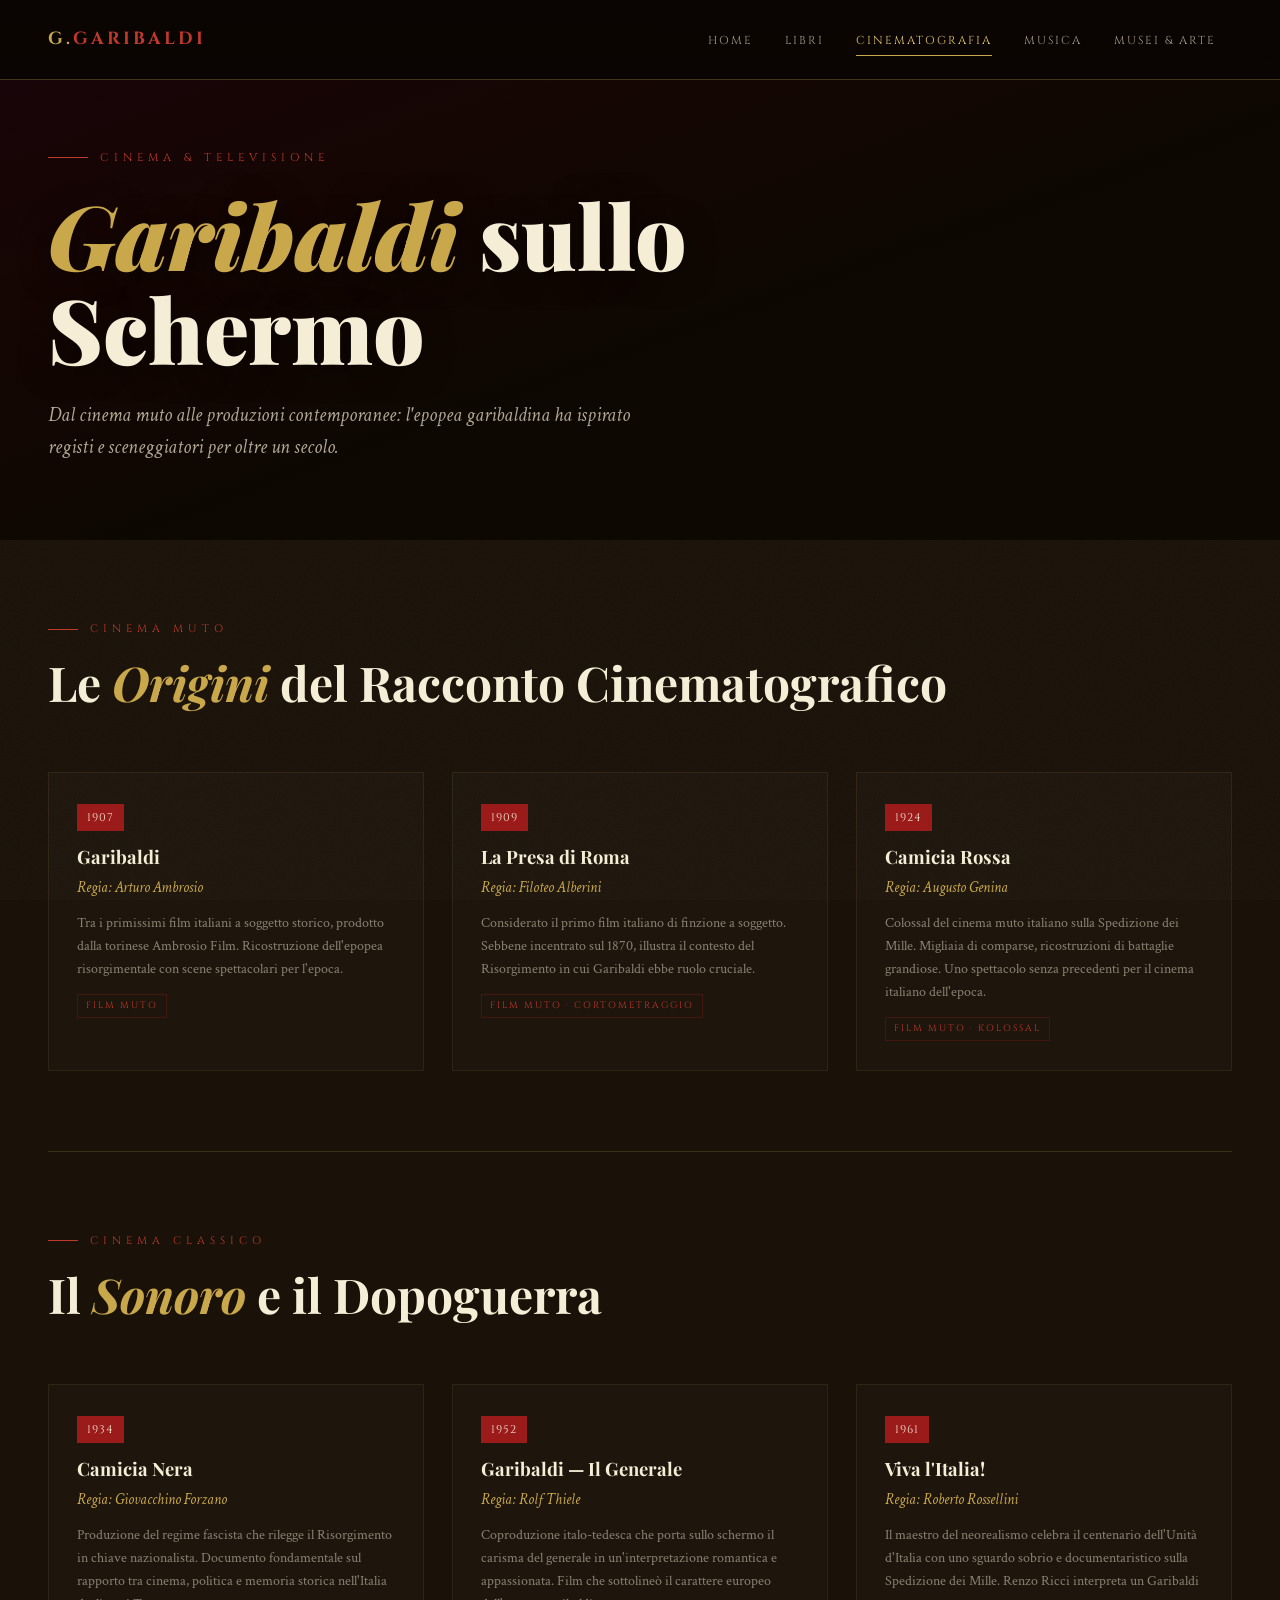
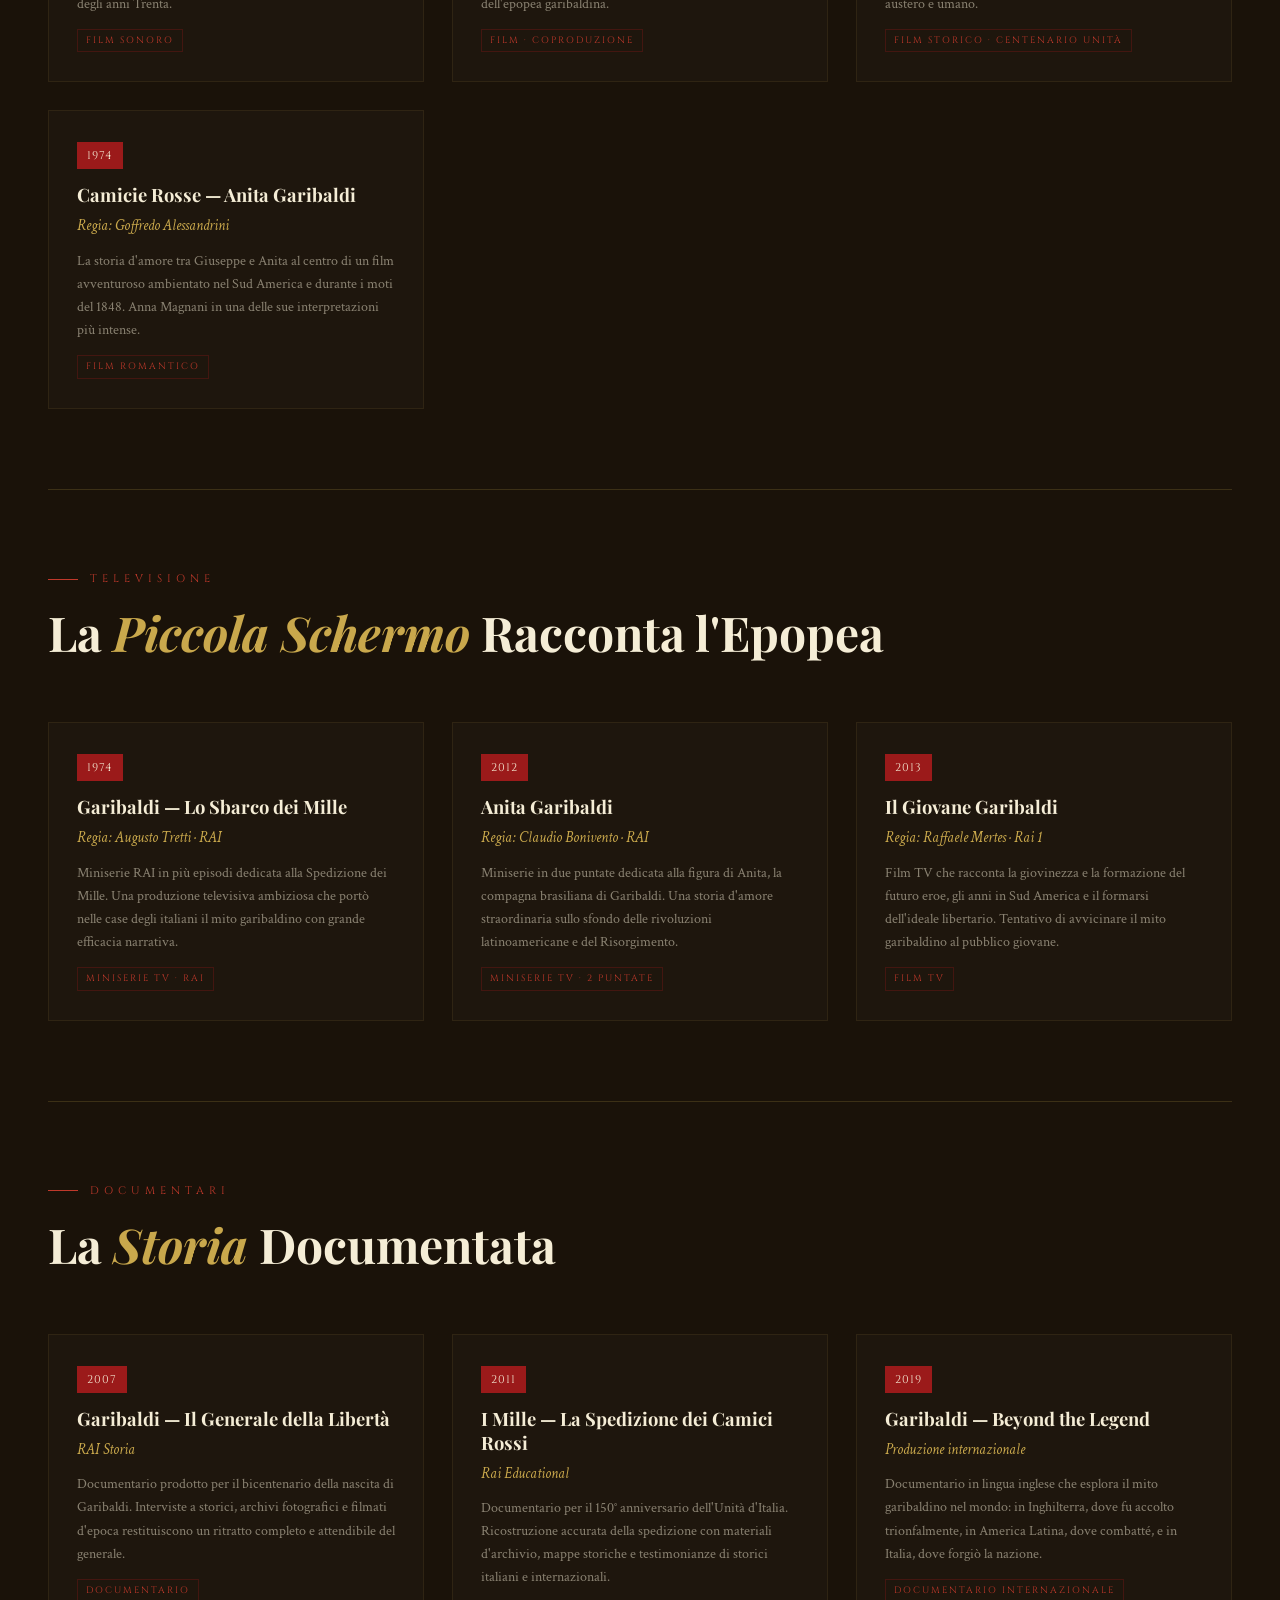
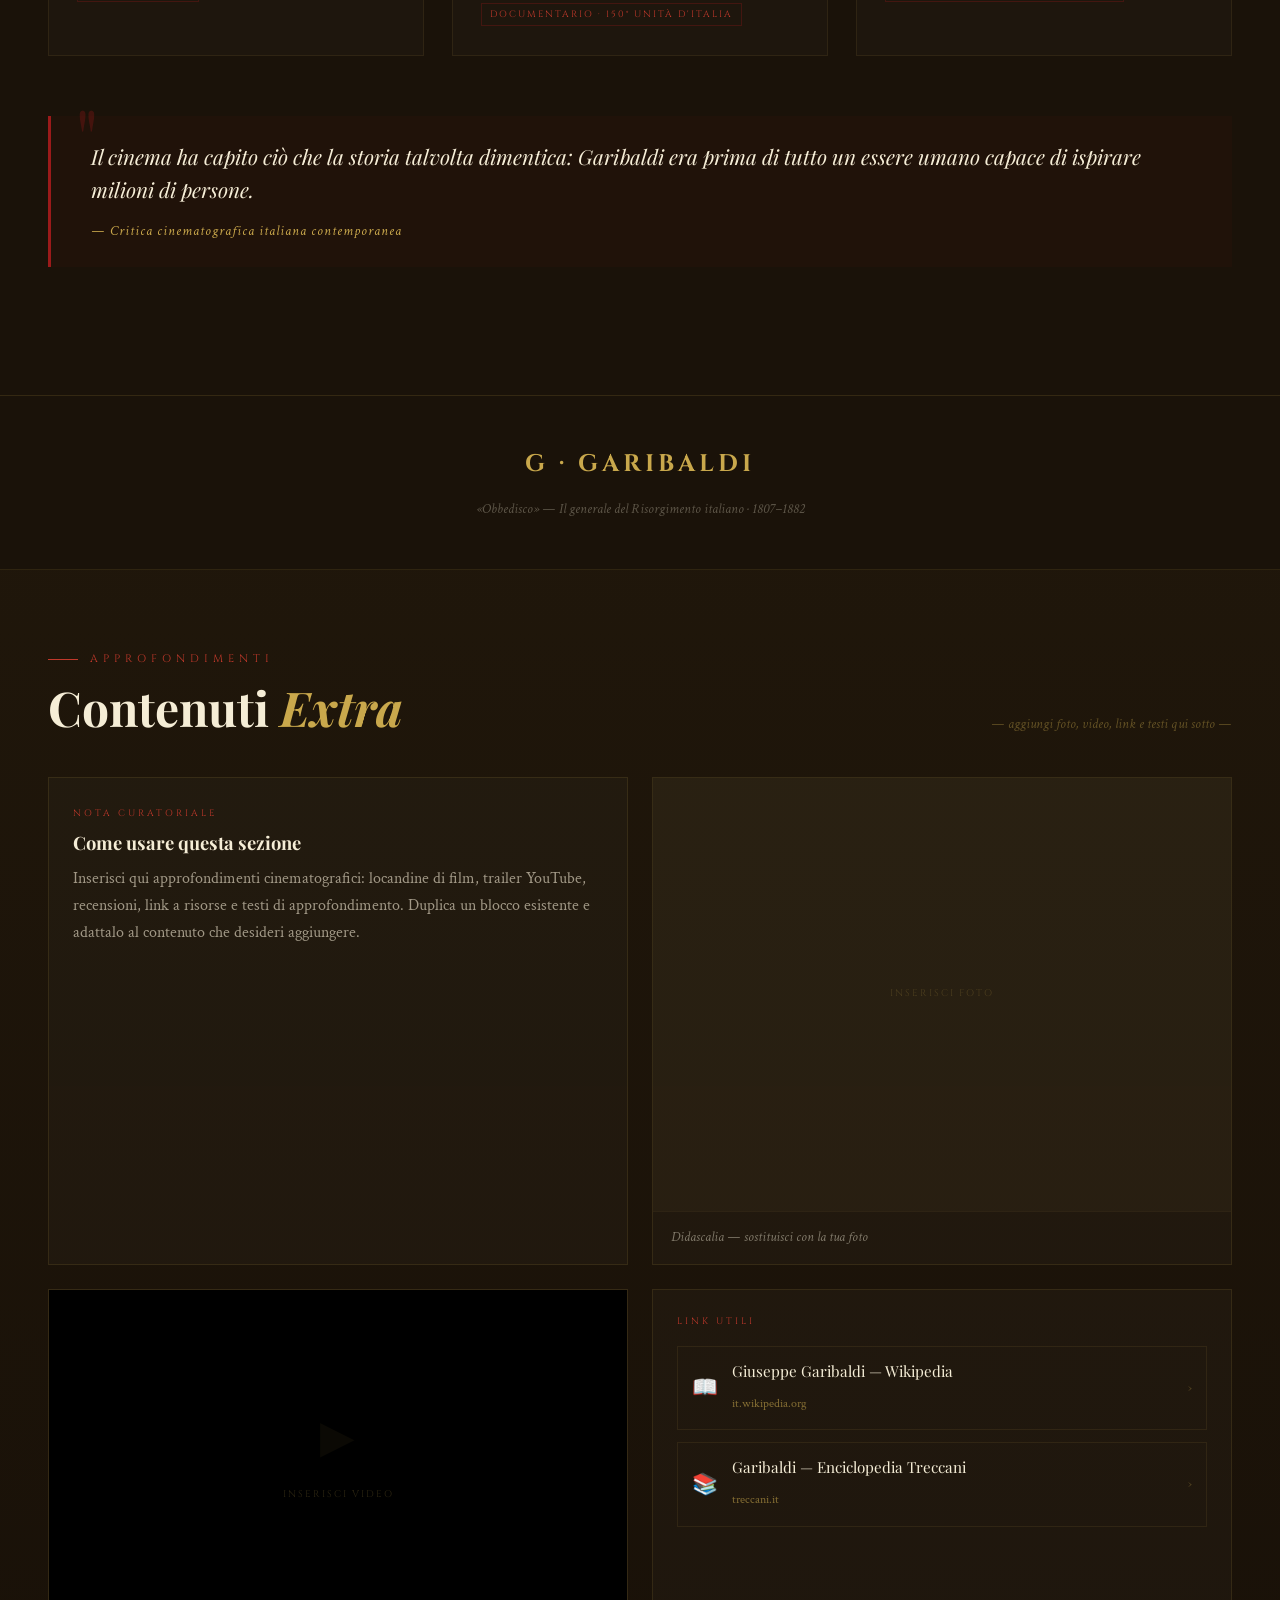
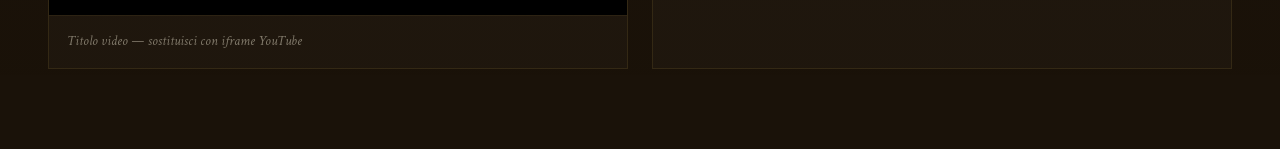
<file: cinematografia.html>
<!DOCTYPE html>
<html lang="it">
<head>
  <meta charset="UTF-8" />
  <meta name="viewport" content="width=device-width, initial-scale=1.0" />
  <title>Garibaldi al Cinema — Film e Documentari</title>
  <meta name="description" content="Film, serie TV e documentari dedicati a Giuseppe Garibaldi.">
  <link rel="stylesheet" href="style.css" />
</head>
<body>

<nav id="navbar">
  <a href="index.html" class="nav-brand">G.<span>GARIBALDI</span></a>
  <button class="hamburger" id="hamburger" aria-label="Menu">
    <span></span><span></span><span></span>
  </button>
  <ul class="nav-links" id="navLinks">
    <li><a href="index.html">Home</a></li>
    <li><a href="libri.html">Libri</a></li>
    <li><a href="cinematografia.html" class="active">Cinematografia</a></li>
    <li><a href="musica.html">Musica</a></li>
    <li><a href="musei.html">Musei &amp; Arte</a></li>
  </ul>
</nav>

<!-- HERO -->
<div class="page-hero">
  <div class="hero-bg" style="background: linear-gradient(160deg, #0a0a1a 0%, #1a0505 50%, #0d0d0d 100%);"></div>
  <div class="hero-overlay"></div>
  <div class="hero-content">
    <div class="hero-tag">Cinema &amp; Televisione</div>
    <h1 class="hero-title"><em>Garibaldi</em> sullo Schermo</h1>
    <p class="hero-subtitle">Dal cinema muto alle produzioni contemporanee: l'epopea garibaldina ha ispirato registi e sceneggiatori per oltre un secolo.</p>
  </div>
</div>

<!-- FILM MUTO -->
<section class="section">
  <div class="section-inner">
    <div class="section-header reveal">
      <div class="section-label">Cinema Muto</div>
      <h2 class="section-title">Le <em>Origini</em> del Racconto Cinematografico</h2>
    </div>

    <div class="film-grid">
      <div class="film-card reveal">
        <div class="film-year-badge">1907</div>
        <h3 class="film-title">Garibaldi</h3>
        <p class="film-regia">Regia: Arturo Ambrosio</p>
        <p class="film-desc">Tra i primissimi film italiani a soggetto storico, prodotto dalla torinese Ambrosio Film. Ricostruzione dell'epopea risorgimentale con scene spettacolari per l'epoca.</p>
        <span class="film-tipo">Film muto</span>
      </div>

      <div class="film-card reveal">
        <div class="film-year-badge">1909</div>
        <h3 class="film-title">La Presa di Roma</h3>
        <p class="film-regia">Regia: Filoteo Alberini</p>
        <p class="film-desc">Considerato il primo film italiano di finzione a soggetto. Sebbene incentrato sul 1870, illustra il contesto del Risorgimento in cui Garibaldi ebbe ruolo cruciale.</p>
        <span class="film-tipo">Film muto · Cortometraggio</span>
      </div>

      <div class="film-card reveal">
        <div class="film-year-badge">1924</div>
        <h3 class="film-title">Camicia Rossa</h3>
        <p class="film-regia">Regia: Augusto Genina</p>
        <p class="film-desc">Colossal del cinema muto italiano sulla Spedizione dei Mille. Migliaia di comparse, ricostruzioni di battaglie grandiose. Uno spettacolo senza precedenti per il cinema italiano dell'epoca.</p>
        <span class="film-tipo">Film muto · Kolossal</span>
      </div>
    </div>
  </div>
</section>

<hr class="divider" style="margin: 0 48px; position:relative; z-index:1" />

<!-- CINEMA SONORO -->
<section class="section">
  <div class="section-inner">
    <div class="section-header reveal">
      <div class="section-label">Cinema Classico</div>
      <h2 class="section-title">Il <em>Sonoro</em> e il Dopoguerra</h2>
    </div>

    <div class="film-grid">
      <div class="film-card reveal">
        <div class="film-year-badge">1934</div>
        <h3 class="film-title">Camicia Nera</h3>
        <p class="film-regia">Regia: Giovacchino Forzano</p>
        <p class="film-desc">Produzione del regime fascista che rilegge il Risorgimento in chiave nazionalista. Documento fondamentale sul rapporto tra cinema, politica e memoria storica nell'Italia degli anni Trenta.</p>
        <span class="film-tipo">Film sonoro</span>
      </div>

      <div class="film-card reveal">
        <div class="film-year-badge">1952</div>
        <h3 class="film-title">Garibaldi — Il Generale</h3>
        <p class="film-regia">Regia: Rolf Thiele</p>
        <p class="film-desc">Coproduzione italo-tedesca che porta sullo schermo il carisma del generale in un'interpretazione romantica e appassionata. Film che sottolineò il carattere europeo dell'epopea garibaldina.</p>
        <span class="film-tipo">Film · Coproduzione</span>
      </div>

      <div class="film-card reveal">
        <div class="film-year-badge">1961</div>
        <h3 class="film-title">Viva l'Italia!</h3>
        <p class="film-regia">Regia: Roberto Rossellini</p>
        <p class="film-desc">Il maestro del neorealismo celebra il centenario dell'Unità d'Italia con uno sguardo sobrio e documentaristico sulla Spedizione dei Mille. Renzo Ricci interpreta un Garibaldi austero e umano.</p>
        <span class="film-tipo">Film storico · Centenario Unità</span>
      </div>

      <div class="film-card reveal">
        <div class="film-year-badge">1974</div>
        <h3 class="film-title">Camicie Rosse — Anita Garibaldi</h3>
        <p class="film-regia">Regia: Goffredo Alessandrini</p>
        <p class="film-desc">La storia d'amore tra Giuseppe e Anita al centro di un film avventuroso ambientato nel Sud America e durante i moti del 1848. Anna Magnani in una delle sue interpretazioni più intense.</p>
        <span class="film-tipo">Film romantico</span>
      </div>
    </div>
  </div>
</section>

<hr class="divider" style="margin: 0 48px; position:relative; z-index:1" />

<!-- TELEVISIONE -->
<section class="section">
  <div class="section-inner">
    <div class="section-header reveal">
      <div class="section-label">Televisione</div>
      <h2 class="section-title">La <em>Piccola Schermo</em> Racconta l'Epopea</h2>
    </div>

    <div class="film-grid">
      <div class="film-card reveal">
        <div class="film-year-badge">1974</div>
        <h3 class="film-title">Garibaldi — Lo Sbarco dei Mille</h3>
        <p class="film-regia">Regia: Augusto Tretti · RAI</p>
        <p class="film-desc">Miniserie RAI in più episodi dedicata alla Spedizione dei Mille. Una produzione televisiva ambiziosa che portò nelle case degli italiani il mito garibaldino con grande efficacia narrativa.</p>
        <span class="film-tipo">Miniserie TV · RAI</span>
      </div>

      <div class="film-card reveal">
        <div class="film-year-badge">2012</div>
        <h3 class="film-title">Anita Garibaldi</h3>
        <p class="film-regia">Regia: Claudio Bonivento · RAI</p>
        <p class="film-desc">Miniserie in due puntate dedicata alla figura di Anita, la compagna brasiliana di Garibaldi. Una storia d'amore straordinaria sullo sfondo delle rivoluzioni latinoamericane e del Risorgimento.</p>
        <span class="film-tipo">Miniserie TV · 2 puntate</span>
      </div>

      <div class="film-card reveal">
        <div class="film-year-badge">2013</div>
        <h3 class="film-title">Il Giovane Garibaldi</h3>
        <p class="film-regia">Regia: Raffaele Mertes · Rai 1</p>
        <p class="film-desc">Film TV che racconta la giovinezza e la formazione del futuro eroe, gli anni in Sud America e il formarsi dell'ideale libertario. Tentativo di avvicinare il mito garibaldino al pubblico giovane.</p>
        <span class="film-tipo">Film TV</span>
      </div>
    </div>
  </div>
</section>

<hr class="divider" style="margin: 0 48px; position:relative; z-index:1" />

<!-- DOCUMENTARI -->
<section class="section">
  <div class="section-inner">
    <div class="section-header reveal">
      <div class="section-label">Documentari</div>
      <h2 class="section-title">La <em>Storia</em> Documentata</h2>
    </div>

    <div class="film-grid">
      <div class="film-card reveal">
        <div class="film-year-badge">2007</div>
        <h3 class="film-title">Garibaldi — Il Generale della Libertà</h3>
        <p class="film-regia">RAI Storia</p>
        <p class="film-desc">Documentario prodotto per il bicentenario della nascita di Garibaldi. Interviste a storici, archivi fotografici e filmati d'epoca restituiscono un ritratto completo e attendibile del generale.</p>
        <span class="film-tipo">Documentario</span>
      </div>

      <div class="film-card reveal">
        <div class="film-year-badge">2011</div>
        <h3 class="film-title">I Mille — La Spedizione dei Camici Rossi</h3>
        <p class="film-regia">Rai Educational</p>
        <p class="film-desc">Documentario per il 150° anniversario dell'Unità d'Italia. Ricostruzione accurata della spedizione con materiali d'archivio, mappe storiche e testimonianze di storici italiani e internazionali.</p>
        <span class="film-tipo">Documentario · 150° Unità d'Italia</span>
      </div>

      <div class="film-card reveal">
        <div class="film-year-badge">2019</div>
        <h3 class="film-title">Garibaldi — Beyond the Legend</h3>
        <p class="film-regia">Produzione internazionale</p>
        <p class="film-desc">Documentario in lingua inglese che esplora il mito garibaldino nel mondo: in Inghilterra, dove fu accolto trionfalmente, in America Latina, dove combatté, e in Italia, dove forgiò la nazione.</p>
        <span class="film-tipo">Documentario internazionale</span>
      </div>
    </div>

    <div class="quote-block reveal" style="margin-top: 60px;">
      <p>Il cinema ha capito ciò che la storia talvolta dimentica: Garibaldi era prima di tutto un essere umano capace di ispirare milioni di persone.</p>
      <cite>— Critica cinematografica italiana contemporanea</cite>
    </div>
  </div>
</section>

<footer>
  <div class="footer-brand">G · GARIBALDI</div>
  <p class="footer-text">«Obbedisco» — Il generale del Risorgimento italiano · 1807–1882</p>
</footer>


<!-- ===== SEZIONE CONTENUTI EXTRA ===== -->
<section class="extra-section">
  <div class="section-inner">
    <div class="extra-header reveal">
      <div class="extra-header-text">
        <div class="section-label">Approfondimenti</div>
        <h2 class="section-title">Contenuti <em>Extra</em></h2>
      </div>
      <span class="extra-hint">— aggiungi foto, video, link e testi qui sotto —</span>
    </div>
    <div class="extra-grid">
      <div class="extra-block testo wide reveal">
        <div class="eb-label">Nota curatoriale</div>
        <h3>Come usare questa sezione</h3>
        <p>Inserisci qui approfondimenti cinematografici: locandine di film, trailer YouTube, recensioni, link a risorse e testi di approfondimento. Duplica un blocco esistente e adattalo al contenuto che desideri aggiungere.</p>
      </div>
      <div class="extra-block foto reveal">
        <div class="eb-img-wrap">
          <div class="eb-img-placeholder">INSERISCI FOTO</div>
        </div>
        <div class="eb-caption">Didascalia — sostituisci con la tua foto</div>
      </div>
      <div class="extra-block video reveal">
        <div class="eb-video-wrap">
          <div class="eb-video-placeholder">INSERISCI VIDEO</div>
        </div>
        <div class="eb-caption">Titolo video — sostituisci con iframe YouTube</div>
      </div>
      <div class="extra-block link-block reveal">
        <div class="eb-label" style="font-family:'Cinzel',serif;font-size:.58rem;letter-spacing:3px;text-transform:uppercase;color:var(--rosso-vivo);margin-bottom:4px;">Link Utili</div>
        <a href="https://it.wikipedia.org/wiki/Giuseppe_Garibaldi" target="_blank" rel="noopener" class="extra-link-item">
          <span class="eli-icon">&#128214;</span>
          <span class="eli-text">
            <span class="eli-title">Giuseppe Garibaldi — Wikipedia</span>
            <span class="eli-url">it.wikipedia.org</span>
          </span>
          <span class="eli-arrow">&#8250;</span>
        </a>
        <a href="https://www.treccani.it/enciclopedia/giuseppe-garibaldi" target="_blank" rel="noopener" class="extra-link-item">
          <span class="eli-icon">&#128218;</span>
          <span class="eli-text">
            <span class="eli-title">Garibaldi — Enciclopedia Treccani</span>
            <span class="eli-url">treccani.it</span>
          </span>
          <span class="eli-arrow">&#8250;</span>
        </a>
      </div>
    </div>
  </div>
</section>

<script src="main.js"></script>
</body>
</html>
</file>
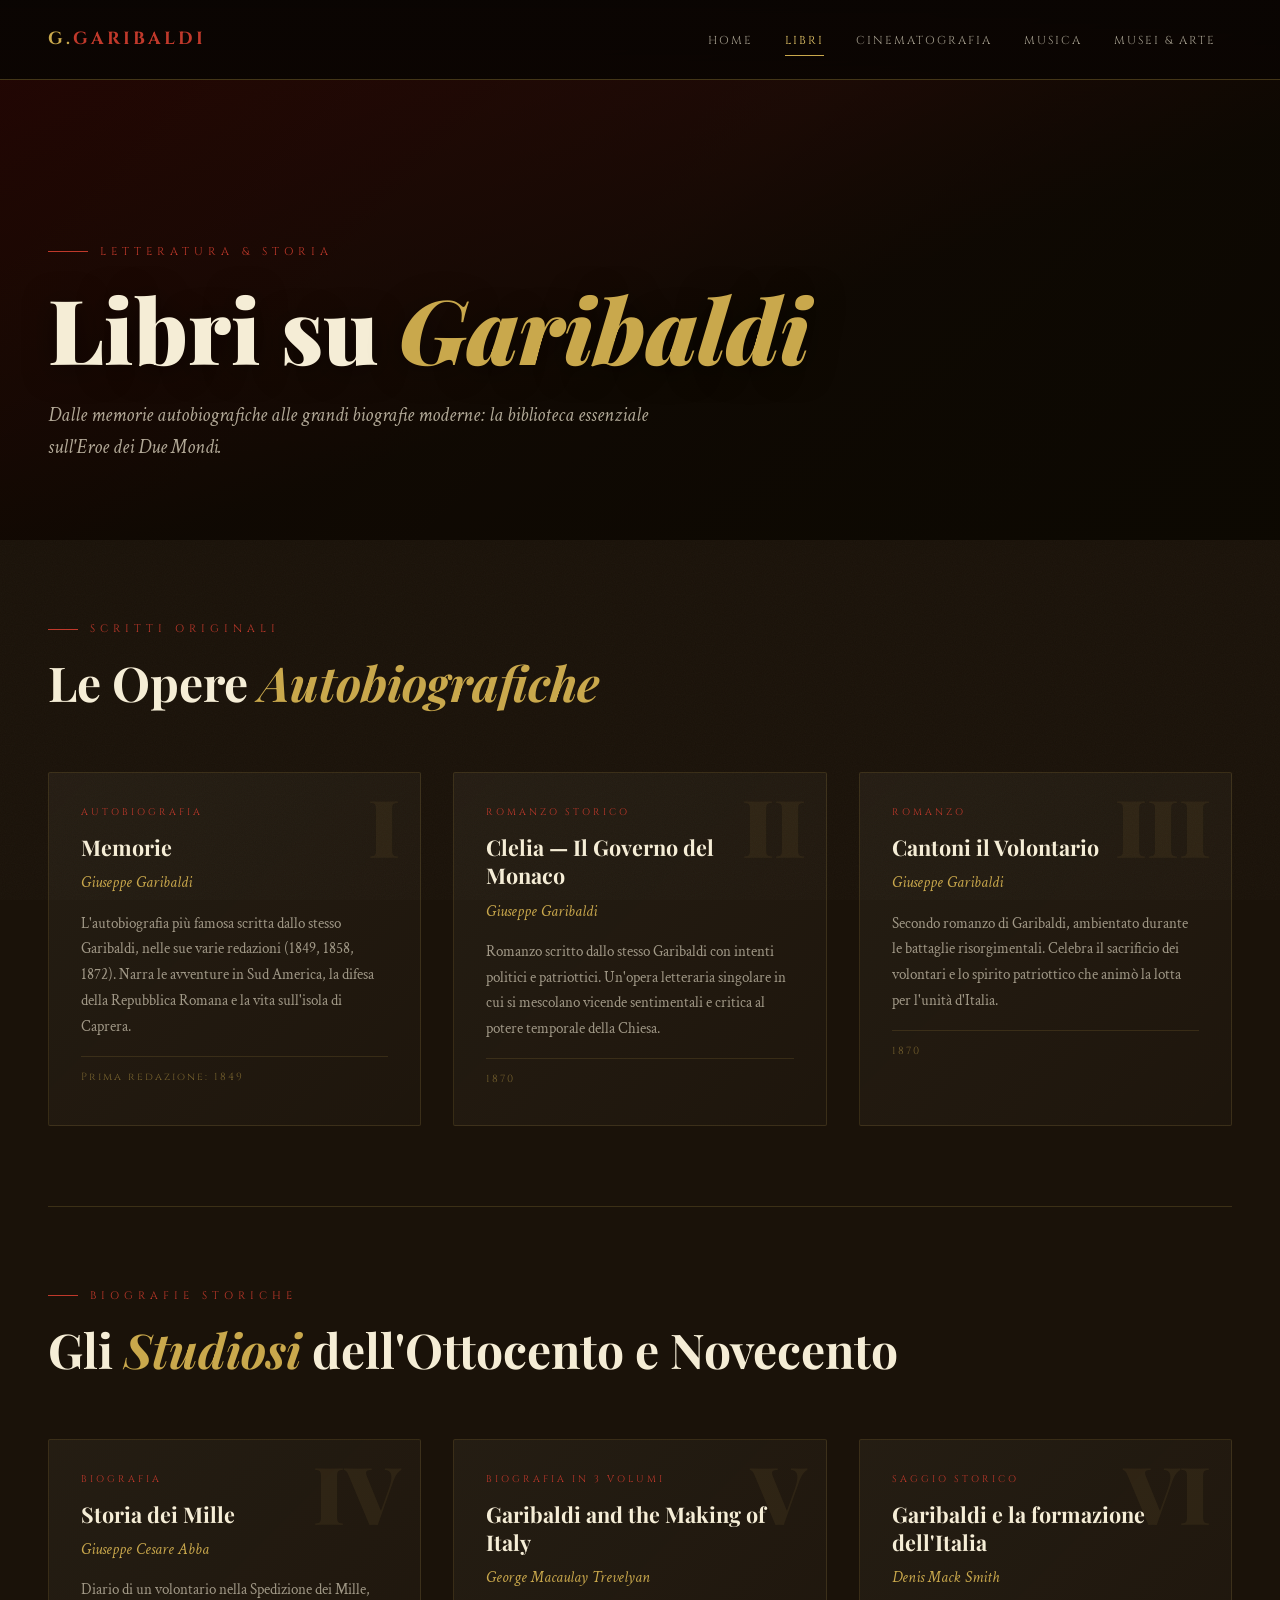
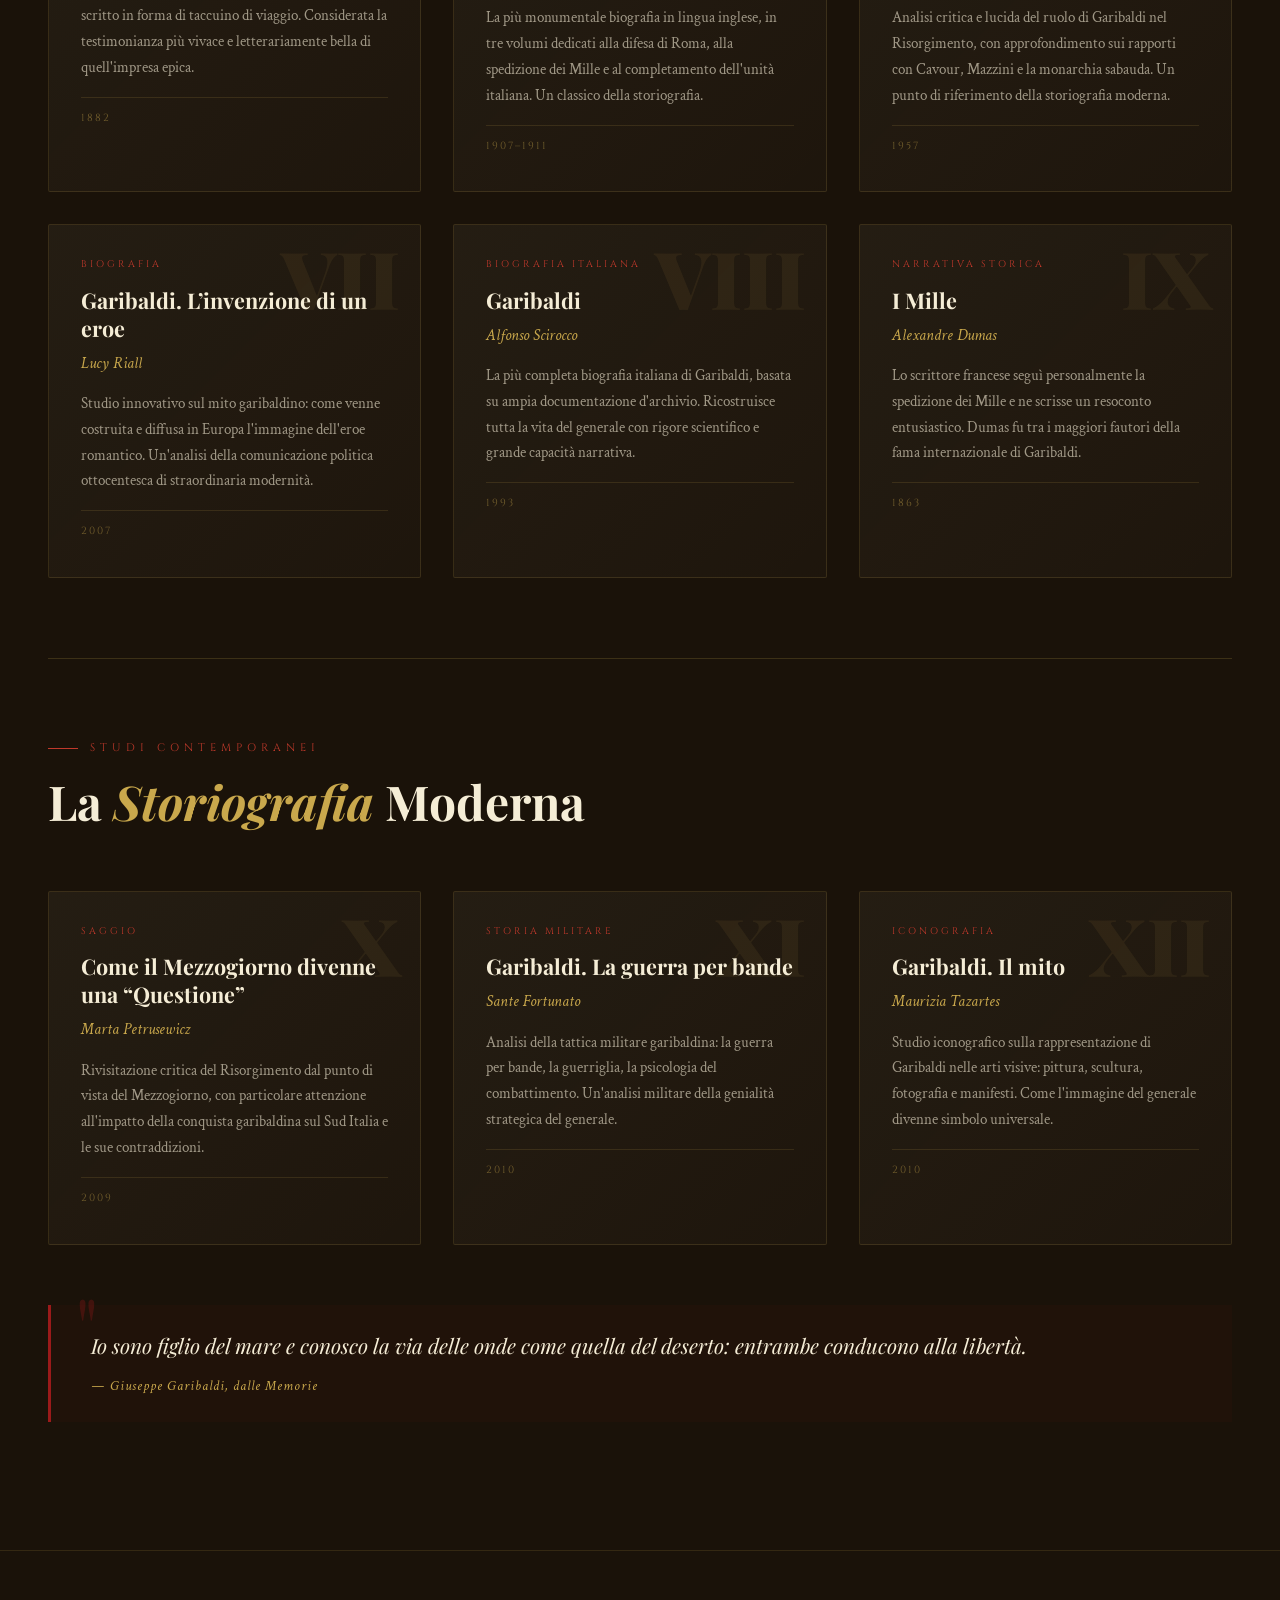
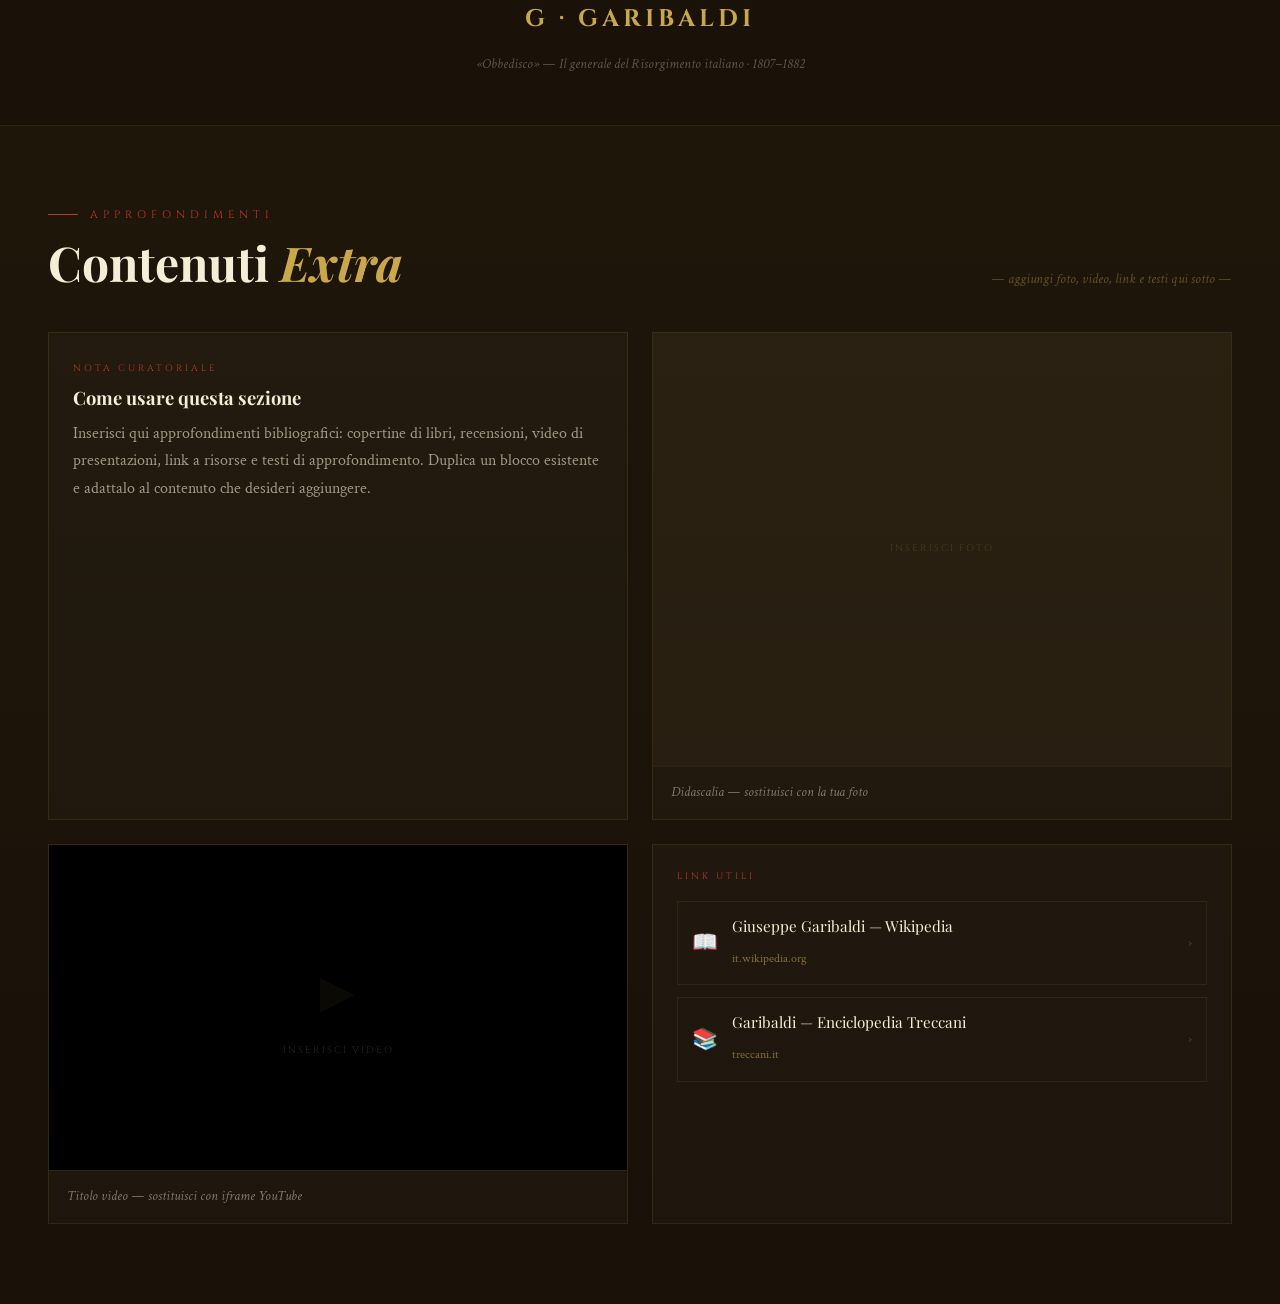
<file: libri.html>
<!DOCTYPE html>
<html lang="it">
<head>
  <meta charset="UTF-8" />
  <meta name="viewport" content="width=device-width, initial-scale=1.0" />
  <title>Libri su Garibaldi — Opere e Biografie</title>
  <meta name="description" content="Opere autobiografiche, biografie e studi storici su Giuseppe Garibaldi.">
  <link rel="stylesheet" href="style.css" />
</head>
<body>

<nav id="navbar">
  <a href="index.html" class="nav-brand">G.<span>GARIBALDI</span></a>
  <button class="hamburger" id="hamburger" aria-label="Menu">
    <span></span><span></span><span></span>
  </button>
  <ul class="nav-links" id="navLinks">
    <li><a href="index.html">Home</a></li>
    <li><a href="libri.html" class="active">Libri</a></li>
    <li><a href="cinematografia.html">Cinematografia</a></li>
    <li><a href="musica.html">Musica</a></li>
    <li><a href="musei.html">Musei &amp; Arte</a></li>
  </ul>
</nav>

<!-- HERO -->
<div class="page-hero">
  <div class="hero-bg" style="background: linear-gradient(135deg, #1a0a06 0%, #2d0f0f 50%, #0d0d0d 100%);"></div>
  <div class="hero-overlay"></div>
  <div class="hero-content">
    <div class="hero-tag">Letteratura &amp; Storia</div>
    <h1 class="hero-title">Libri su <em>Garibaldi</em></h1>
    <p class="hero-subtitle">Dalle memorie autobiografiche alle grandi biografie moderne: la biblioteca essenziale sull'Eroe dei Due Mondi.</p>
  </div>
</div>

<!-- AUTOBIOGRAFIE -->
<section class="section">
  <div class="section-inner">
    <div class="section-header reveal">
      <div class="section-label">Scritti Originali</div>
      <h2 class="section-title">Le Opere <em>Autobiografiche</em></h2>
    </div>

    <div class="cards-grid">
      <div class="card reveal">
        <div class="card-num">I</div>
        <div class="card-body">
          <div class="card-tag">Autobiografia</div>
          <h3 class="card-title">Memorie</h3>
          <p class="card-author">Giuseppe Garibaldi</p>
          <p class="card-desc">L'autobiografia più famosa scritta dallo stesso Garibaldi, nelle sue varie redazioni (1849, 1858, 1872). Narra le avventure in Sud America, la difesa della Repubblica Romana e la vita sull'isola di Caprera.</p>
          <span class="card-year">Prima redazione: 1849</span>
        </div>
      </div>

      <div class="card reveal">
        <div class="card-num">II</div>
        <div class="card-body">
          <div class="card-tag">Romanzo Storico</div>
          <h3 class="card-title">Clelia — Il Governo del Monaco</h3>
          <p class="card-author">Giuseppe Garibaldi</p>
          <p class="card-desc">Romanzo scritto dallo stesso Garibaldi con intenti politici e patriottici. Un'opera letteraria singolare in cui si mescolano vicende sentimentali e critica al potere temporale della Chiesa.</p>
          <span class="card-year">1870</span>
        </div>
      </div>

      <div class="card reveal">
        <div class="card-num">III</div>
        <div class="card-body">
          <div class="card-tag">Romanzo</div>
          <h3 class="card-title">Cantoni il Volontario</h3>
          <p class="card-author">Giuseppe Garibaldi</p>
          <p class="card-desc">Secondo romanzo di Garibaldi, ambientato durante le battaglie risorgimentali. Celebra il sacrificio dei volontari e lo spirito patriottico che animò la lotta per l'unità d'Italia.</p>
          <span class="card-year">1870</span>
        </div>
      </div>
    </div>
  </div>
</section>

<hr class="divider" style="margin: 0 48px; position:relative; z-index:1" />

<!-- BIOGRAFIE CLASSICHE -->
<section class="section">
  <div class="section-inner">
    <div class="section-header reveal">
      <div class="section-label">Biografie Storiche</div>
      <h2 class="section-title">Gli <em>Studiosi</em> dell'Ottocento e Novecento</h2>
    </div>

    <div class="cards-grid">
      <div class="card reveal">
        <div class="card-num">IV</div>
        <div class="card-body">
          <div class="card-tag">Biografia</div>
          <h3 class="card-title">Storia dei Mille</h3>
          <p class="card-author">Giuseppe Cesare Abba</p>
          <p class="card-desc">Diario di un volontario nella Spedizione dei Mille, scritto in forma di taccuino di viaggio. Considerata la testimonianza più vivace e letterariamente bella di quell'impresa epica.</p>
          <span class="card-year">1882</span>
        </div>
      </div>

      <div class="card reveal">
        <div class="card-num">V</div>
        <div class="card-body">
          <div class="card-tag">Biografia in 3 volumi</div>
          <h3 class="card-title">Garibaldi and the Making of Italy</h3>
          <p class="card-author">George Macaulay Trevelyan</p>
          <p class="card-desc">La più monumentale biografia in lingua inglese, in tre volumi dedicati alla difesa di Roma, alla spedizione dei Mille e al completamento dell'unità italiana. Un classico della storiografia.</p>
          <span class="card-year">1907–1911</span>
        </div>
      </div>

      <div class="card reveal">
        <div class="card-num">VI</div>
        <div class="card-body">
          <div class="card-tag">Saggio storico</div>
          <h3 class="card-title">Garibaldi e la formazione dell'Italia</h3>
          <p class="card-author">Denis Mack Smith</p>
          <p class="card-desc">Analisi critica e lucida del ruolo di Garibaldi nel Risorgimento, con approfondimento sui rapporti con Cavour, Mazzini e la monarchia sabauda. Un punto di riferimento della storiografia moderna.</p>
          <span class="card-year">1957</span>
        </div>
      </div>

      <div class="card reveal">
        <div class="card-num">VII</div>
        <div class="card-body">
          <div class="card-tag">Biografia</div>
          <h3 class="card-title">Garibaldi. L’invenzione di un eroe</h3>
          <p class="card-author">Lucy Riall</p>
          <p class="card-desc">Studio innovativo sul mito garibaldino: come venne costruita e diffusa in Europa l'immagine dell'eroe romantico. Un'analisi della comunicazione politica ottocentesca di straordinaria modernità.</p>
          <span class="card-year">2007</span>
        </div>
      </div>

      <div class="card reveal">
        <div class="card-num">VIII</div>
        <div class="card-body">
          <div class="card-tag">Biografia Italiana</div>
          <h3 class="card-title">Garibaldi</h3>
          <p class="card-author">Alfonso Scirocco</p>
          <p class="card-desc">La più completa biografia italiana di Garibaldi, basata su ampia documentazione d'archivio. Ricostruisce tutta la vita del generale con rigore scientifico e grande capacità narrativa.</p>
          <span class="card-year">1993</span>
        </div>
      </div>

      <div class="card reveal">
        <div class="card-num">IX</div>
        <div class="card-body">
          <div class="card-tag">Narrativa Storica</div>
          <h3 class="card-title">I Mille</h3>
          <p class="card-author">Alexandre Dumas</p>
          <p class="card-desc">Lo scrittore francese seguì personalmente la spedizione dei Mille e ne scrisse un resoconto entusiastico. Dumas fu tra i maggiori fautori della fama internazionale di Garibaldi.</p>
          <span class="card-year">1863</span>
        </div>
      </div>
    </div>
  </div>
</section>

<hr class="divider" style="margin: 0 48px; position:relative; z-index:1" />

<!-- STUDI RECENTI -->
<section class="section">
  <div class="section-inner">
    <div class="section-header reveal">
      <div class="section-label">Studi Contemporanei</div>
      <h2 class="section-title">La <em>Storiografia</em> Moderna</h2>
    </div>

    <div class="cards-grid">
      <div class="card reveal">
        <div class="card-num">X</div>
        <div class="card-body">
          <div class="card-tag">Saggio</div>
          <h3 class="card-title">Come il Mezzogiorno divenne una “Questione”</h3>
          <p class="card-author">Marta Petrusewicz</p>
          <p class="card-desc">Rivisitazione critica del Risorgimento dal punto di vista del Mezzogiorno, con particolare attenzione all'impatto della conquista garibaldina sul Sud Italia e le sue contraddizioni.</p>
          <span class="card-year">2009</span>
        </div>
      </div>

      <div class="card reveal">
        <div class="card-num">XI</div>
        <div class="card-body">
          <div class="card-tag">Storia Militare</div>
          <h3 class="card-title">Garibaldi. La guerra per bande</h3>
          <p class="card-author">Sante Fortunato</p>
          <p class="card-desc">Analisi della tattica militare garibaldina: la guerra per bande, la guerriglia, la psicologia del combattimento. Un'analisi militare della genialità strategica del generale.</p>
          <span class="card-year">2010</span>
        </div>
      </div>

      <div class="card reveal">
        <div class="card-num">XII</div>
        <div class="card-body">
          <div class="card-tag">Iconografia</div>
          <h3 class="card-title">Garibaldi. Il mito </h3>
          <p class="card-author">Maurizia Tazartes</p>
          <p class="card-desc">Studio iconografico sulla rappresentazione di Garibaldi nelle arti visive: pittura, scultura, fotografia e manifesti. Come l'immagine del generale divenne simbolo universale.</p>
          <span class="card-year">2010</span>
        </div>
      </div>
    </div>

    <div class="quote-block reveal" style="margin-top: 60px;">
      <p>Io sono figlio del mare e conosco la via delle onde come quella del deserto: entrambe conducono alla libertà.</p>
      <cite>— Giuseppe Garibaldi, dalle Memorie</cite>
    </div>
  </div>
</section>

<footer>
  <div class="footer-brand">G · GARIBALDI</div>
  <p class="footer-text">«Obbedisco» — Il generale del Risorgimento italiano · 1807–1882</p>
</footer>


<!-- ===== SEZIONE CONTENUTI EXTRA ===== -->
<section class="extra-section">
  <div class="section-inner">
    <div class="extra-header reveal">
      <div class="extra-header-text">
        <div class="section-label">Approfondimenti</div>
        <h2 class="section-title">Contenuti <em>Extra</em></h2>
      </div>
      <span class="extra-hint">— aggiungi foto, video, link e testi qui sotto —</span>
    </div>
    <div class="extra-grid">
      <div class="extra-block testo wide reveal">
        <div class="eb-label">Nota curatoriale</div>
        <h3>Come usare questa sezione</h3>
        <p>Inserisci qui approfondimenti bibliografici: copertine di libri, recensioni, video di presentazioni, link a risorse e testi di approfondimento. Duplica un blocco esistente e adattalo al contenuto che desideri aggiungere.</p>
      </div>
      <div class="extra-block foto reveal">
        <div class="eb-img-wrap">
          <div class="eb-img-placeholder">INSERISCI FOTO</div>
        </div>
        <div class="eb-caption">Didascalia — sostituisci con la tua foto</div>
      </div>
      <div class="extra-block video reveal">
        <div class="eb-video-wrap">
          <div class="eb-video-placeholder">INSERISCI VIDEO</div>
        </div>
        <div class="eb-caption">Titolo video — sostituisci con iframe YouTube</div>
      </div>
      <div class="extra-block link-block reveal">
        <div class="eb-label" style="font-family:'Cinzel',serif;font-size:.58rem;letter-spacing:3px;text-transform:uppercase;color:var(--rosso-vivo);margin-bottom:4px;">Link Utili</div>
        <a href="https://it.wikipedia.org/wiki/Giuseppe_Garibaldi" target="_blank" rel="noopener" class="extra-link-item">
          <span class="eli-icon">&#128214;</span>
          <span class="eli-text">
            <span class="eli-title">Giuseppe Garibaldi — Wikipedia</span>
            <span class="eli-url">it.wikipedia.org</span>
          </span>
          <span class="eli-arrow">&#8250;</span>
        </a>
        <a href="https://www.treccani.it/enciclopedia/giuseppe-garibaldi" target="_blank" rel="noopener" class="extra-link-item">
          <span class="eli-icon">&#128218;</span>
          <span class="eli-text">
            <span class="eli-title">Garibaldi — Enciclopedia Treccani</span>
            <span class="eli-url">treccani.it</span>
          </span>
          <span class="eli-arrow">&#8250;</span>
        </a>
      </div>
    </div>
  </div>
</section>

<script src="main.js"></script>
</body>
</html>
</file>
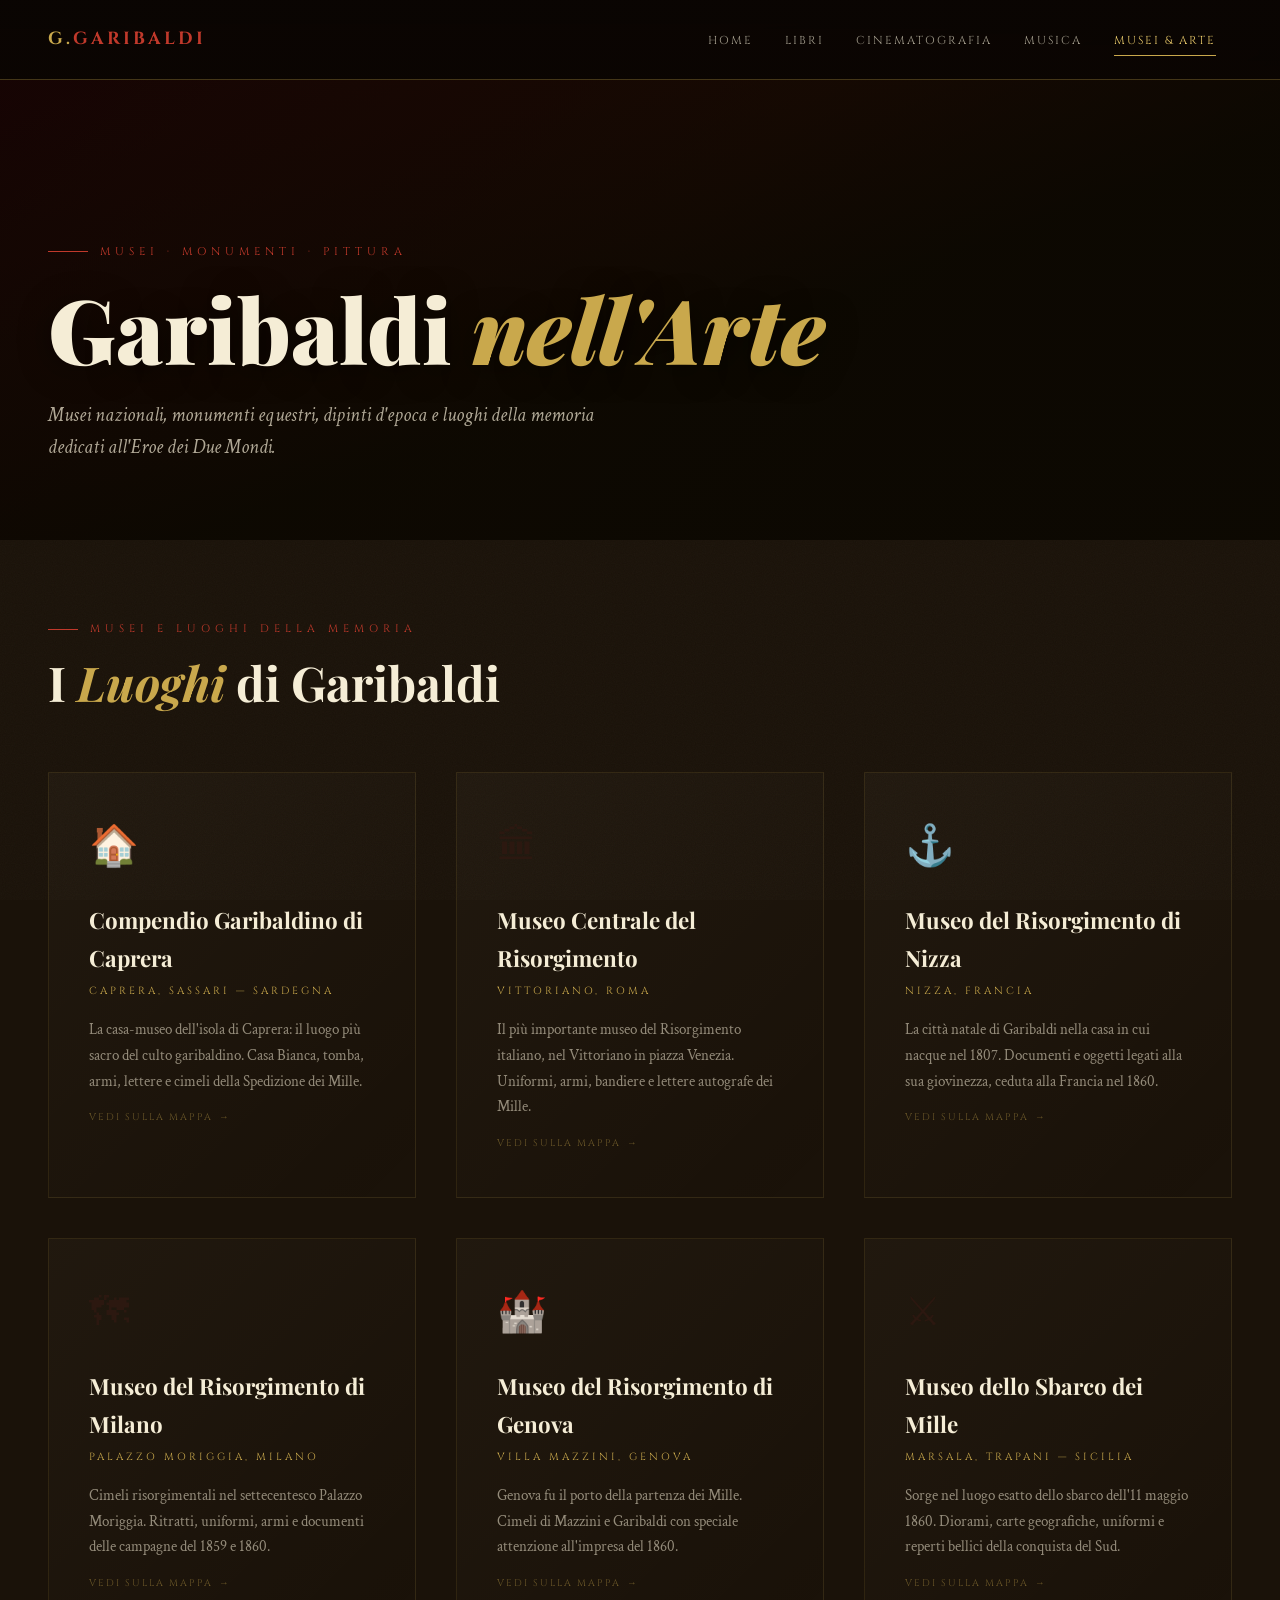
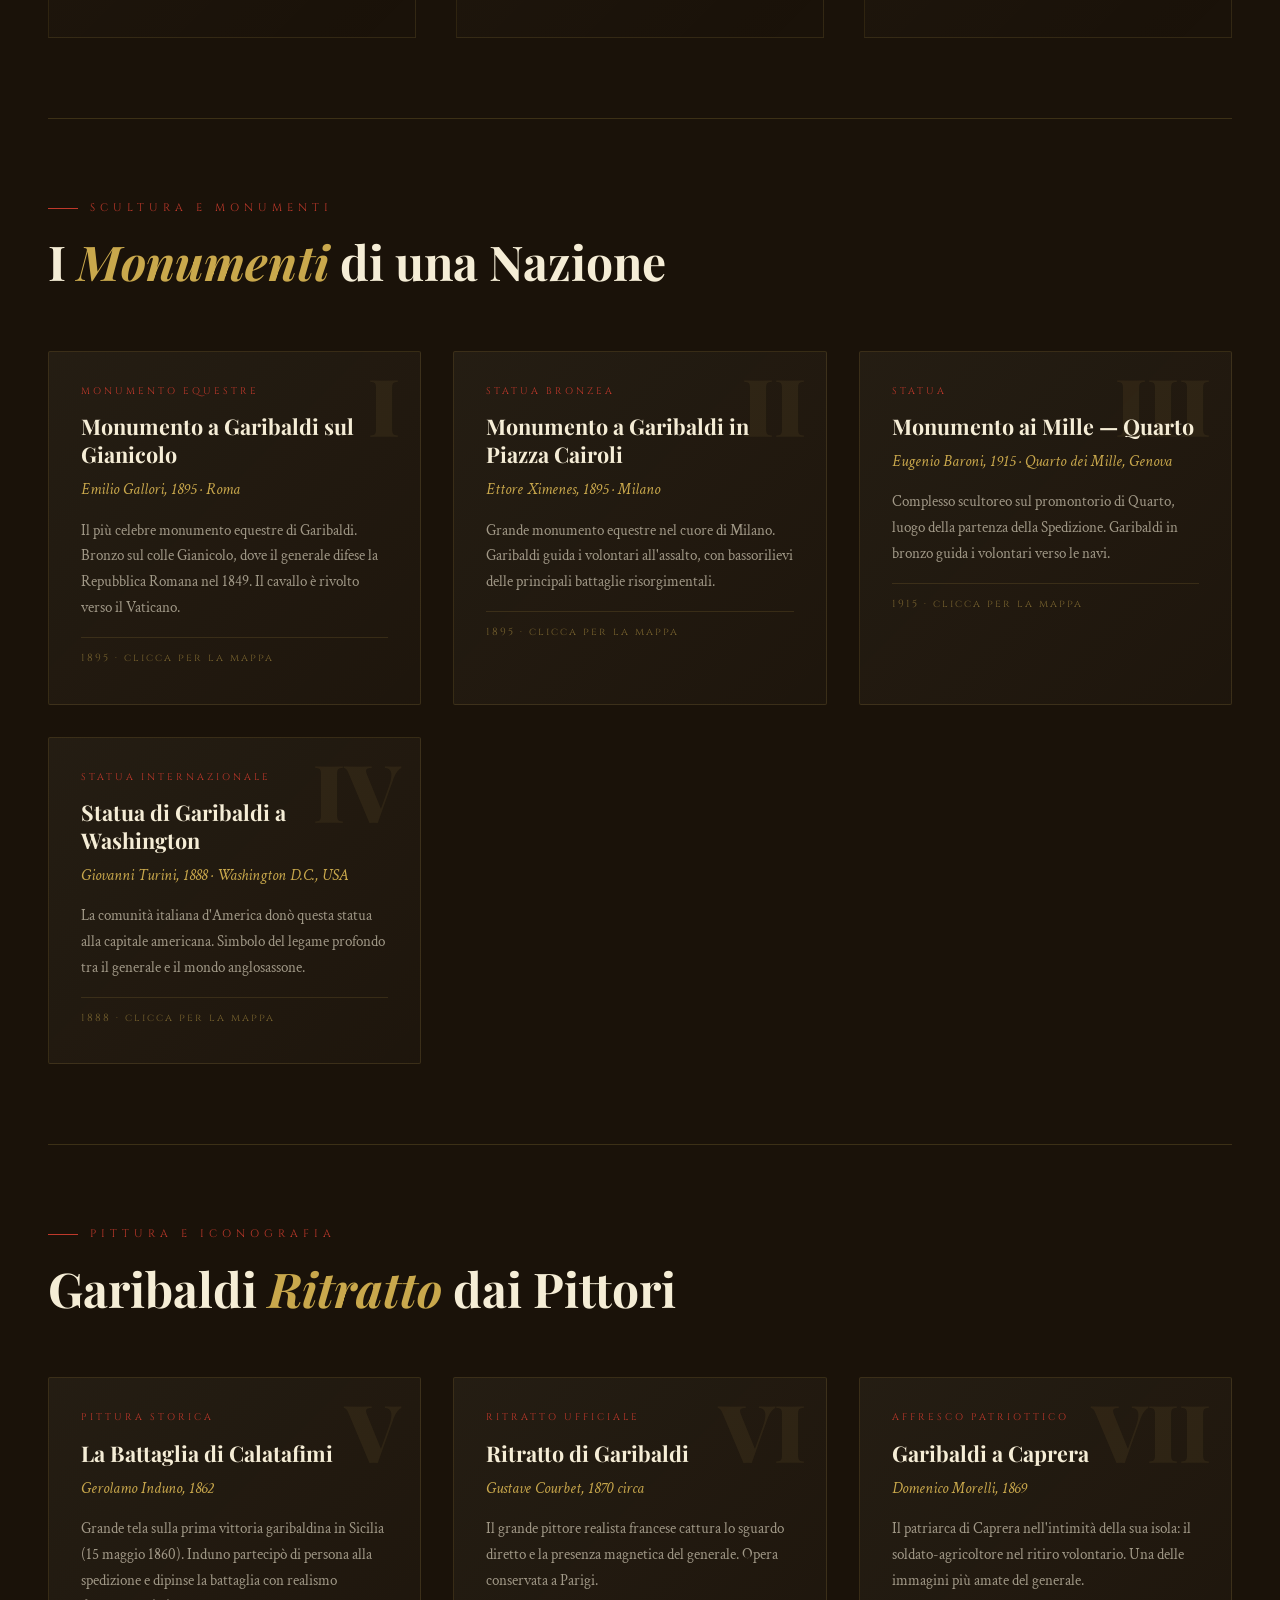
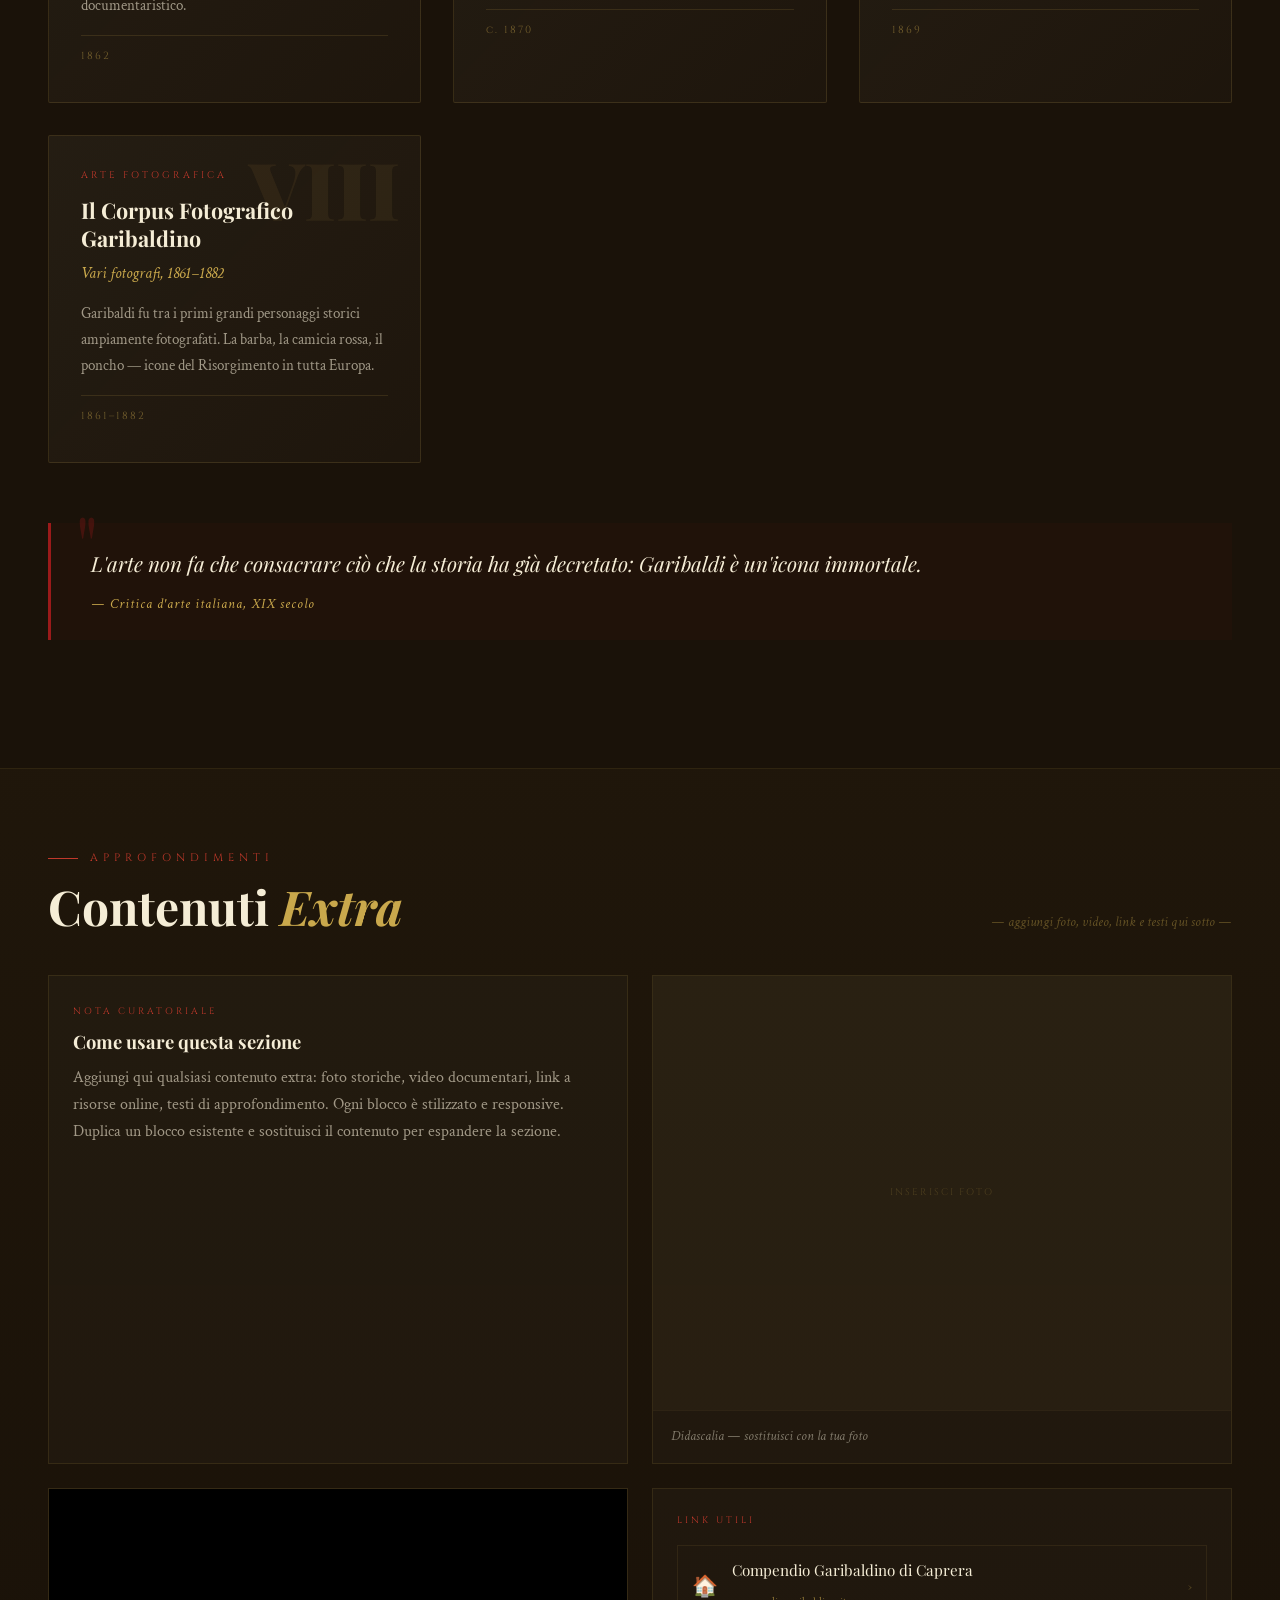
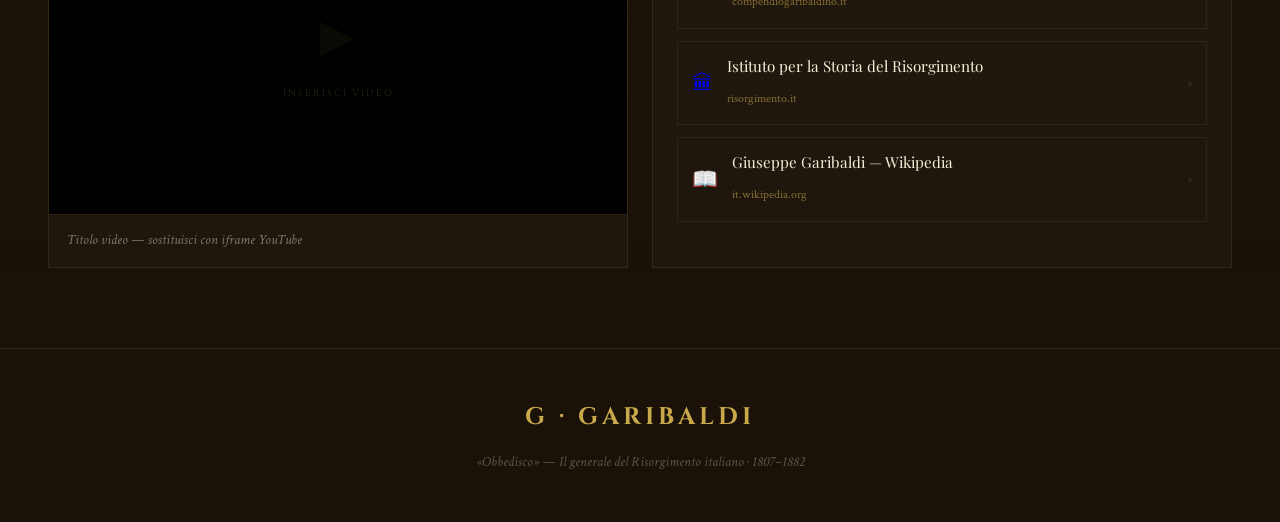
<file: musei.html>
<!DOCTYPE html>
<html lang="it">
<head>
  <meta charset="UTF-8" />
  <meta name="viewport" content="width=device-width, initial-scale=1.0" />
  <title>Musei e Arte su Garibaldi</title>
  <meta name="description" content="Musei, monumenti, dipinti e luoghi garibaldini in Italia e nel mondo.">
  <link rel="stylesheet" href="style.css" />
</head>
<body>

<nav id="navbar">
  <a href="index.html" class="nav-brand">G.<span>GARIBALDI</span></a>
  <button class="hamburger" id="hamburger" aria-label="Menu">
    <span></span><span></span><span></span>
  </button>
  <ul class="nav-links" id="navLinks">
    <li><a href="index.html">Home</a></li>
    <li><a href="libri.html">Libri</a></li>
    <li><a href="cinematografia.html">Cinematografia</a></li>
    <li><a href="musica.html">Musica</a></li>
    <li><a href="musei.html" class="active">Musei &amp; Arte</a></li>
  </ul>
</nav>

<div class="page-hero">
  <div class="hero-bg" style="background:linear-gradient(135deg,#0a0a06 0%,#1a1005 50%,#0d0d0d 100%);"></div>
  <div class="hero-overlay"></div>
  <div class="hero-content">
    <div class="hero-tag">Musei · Monumenti · Pittura</div>
    <h1 class="hero-title">Garibaldi <em>nell'Arte</em></h1>
    <p class="hero-subtitle">Musei nazionali, monumenti equestri, dipinti d'epoca e luoghi della memoria dedicati all'Eroe dei Due Mondi.</p>
  </div>
</div>

<!-- MUSEI -->
<section class="section">
  <div class="section-inner">
    <div class="section-header reveal">
      <div class="section-label">Musei e Luoghi della Memoria</div>
      <h2 class="section-title">I <em>Luoghi</em> di Garibaldi</h2>
    </div>
    <div class="museo-grid">
      <div class="museo-card clickable reveal"
        data-modal-title="Compendio Garibaldino di Caprera"
        data-modal-sub="Caprera, Sassari — Sardegna"
        data-modal-src="https://www.google.com/maps/embed?pb=!1m18!1m12!1m3!1d12418.0!2d9.4628!3d41.2085!2m3!1f0!2f0!3f0!3m2!1i1024!2i768!4f13.1!3m3!1m2!1s0x12d9b5d5e5e5e5e5%3A0x1!2sCaprera!5e0!3m2!1sit!2sit!4v1700000001">
        <span class="museo-icon">&#127968;</span>
        <div class="museo-title">Compendio Garibaldino di Caprera</div>
        <div class="museo-luogo">Caprera, Sassari — Sardegna</div>
        <p class="museo-desc">La casa-museo dell'isola di Caprera: il luogo più sacro del culto garibaldino. Casa Bianca, tomba, armi, lettere e cimeli della Spedizione dei Mille.</p>
        <span class="museo-cta">Vedi sulla mappa</span>
      </div>
      <div class="museo-card clickable reveal"
        data-modal-title="Museo Centrale del Risorgimento"
        data-modal-sub="Vittoriano, Roma"
        data-modal-src="https://www.google.com/maps/embed?pb=!1m18!1m12!1m3!1d2970.0!2d12.4823!3d41.8952!2m3!1f0!2f0!3f0!3m2!1i1024!2i768!4f13.1!3m3!1m2!1s0x132f604f678640a1%3A0x6a7a0e09f57b0d65!2sAltare+della+Patria!5e0!3m2!1sit!2sit!4v1700000002">
        <span class="museo-icon">&#127963;</span>
        <div class="museo-title">Museo Centrale del Risorgimento</div>
        <div class="museo-luogo">Vittoriano, Roma</div>
        <p class="museo-desc">Il più importante museo del Risorgimento italiano, nel Vittoriano in piazza Venezia. Uniformi, armi, bandiere e lettere autografe dei Mille.</p>
        <span class="museo-cta">Vedi sulla mappa</span>
      </div>
      <div class="museo-card clickable reveal"
        data-modal-title="Museo del Risorgimento di Nizza"
        data-modal-sub="Nizza, Francia"
        data-modal-src="https://www.google.com/maps/embed?pb=!1m18!1m12!1m3!1d2883.0!2d7.2661!3d43.6961!2m3!1f0!2f0!3f0!3m2!1i1024!2i768!4f13.1!3m3!1m2!1s0x12cddabfe8a7dd13%3A0x6f4b8ce0e0a3c5d3!2sNice!5e0!3m2!1sit!2sit!4v1700000003">
        <span class="museo-icon">&#9875;</span>
        <div class="museo-title">Museo del Risorgimento di Nizza</div>
        <div class="museo-luogo">Nizza, Francia</div>
        <p class="museo-desc">La città natale di Garibaldi nella casa in cui nacque nel 1807. Documenti e oggetti legati alla sua giovinezza, ceduta alla Francia nel 1860.</p>
        <span class="museo-cta">Vedi sulla mappa</span>
      </div>
      <div class="museo-card clickable reveal"
        data-modal-title="Museo del Risorgimento di Milano"
        data-modal-sub="Palazzo Moriggia, Milano"
        data-modal-src="https://www.google.com/maps/embed?pb=!1m18!1m12!1m3!1d2798.0!2d9.1859!3d45.4686!2m3!1f0!2f0!3f0!3m2!1i1024!2i768!4f13.1!3m3!1m2!1s0x4786c6aec34636a1%3A0x80da3eb3bfc3a0f!2sPalazzo+Moriggia!5e0!3m2!1sit!2sit!4v1700000004">
        <span class="museo-icon">&#128506;</span>
        <div class="museo-title">Museo del Risorgimento di Milano</div>
        <div class="museo-luogo">Palazzo Moriggia, Milano</div>
        <p class="museo-desc">Cimeli risorgimentali nel settecentesco Palazzo Moriggia. Ritratti, uniformi, armi e documenti delle campagne del 1859 e 1860.</p>
        <span class="museo-cta">Vedi sulla mappa</span>
      </div>
      <div class="museo-card clickable reveal"
        data-modal-title="Museo del Risorgimento di Genova"
        data-modal-sub="Villa Mazzini, Genova"
        data-modal-src="https://www.google.com/maps/embed?pb=!1m18!1m12!1m3!1d2856.0!2d8.9390!3d44.4056!2m3!1f0!2f0!3f0!3m2!1i1024!2i768!4f13.1!3m3!1m2!1s0x12d3430c763c3bb5%3A0xf22cefd2c4aaa!2sGenova!5e0!3m2!1sit!2sit!4v1700000005">
        <span class="museo-icon">&#127984;</span>
        <div class="museo-title">Museo del Risorgimento di Genova</div>
        <div class="museo-luogo">Villa Mazzini, Genova</div>
        <p class="museo-desc">Genova fu il porto della partenza dei Mille. Cimeli di Mazzini e Garibaldi con speciale attenzione all'impresa del 1860.</p>
        <span class="museo-cta">Vedi sulla mappa</span>
      </div>
      <div class="museo-card clickable reveal"
        data-modal-title="Museo dello Sbarco dei Mille"
        data-modal-sub="Marsala, Trapani — Sicilia"
        data-modal-src="https://www.google.com/maps/embed?pb=!1m18!1m12!1m3!1d3118.0!2d12.4344!3d37.7983!2m3!1f0!2f0!3f0!3m2!1i1024!2i768!4f13.1!3m3!1m2!1s0x12fe3a0f3b9a7a3d%3A0x8e44c1b2d5e9f3!2sMarsala!5e0!3m2!1sit!2sit!4v1700000006">
        <span class="museo-icon">&#9876;</span>
        <div class="museo-title">Museo dello Sbarco dei Mille</div>
        <div class="museo-luogo">Marsala, Trapani — Sicilia</div>
        <p class="museo-desc">Sorge nel luogo esatto dello sbarco dell'11 maggio 1860. Diorami, carte geografiche, uniformi e reperti bellici della conquista del Sud.</p>
        <span class="museo-cta">Vedi sulla mappa</span>
      </div>
    </div>
  </div>
</section>

<hr class="divider" style="margin:0 clamp(16px,5vw,48px);position:relative;z-index:1" />

<!-- MONUMENTI -->
<section class="section">
  <div class="section-inner">
    <div class="section-header reveal">
      <div class="section-label">Scultura e Monumenti</div>
      <h2 class="section-title">I <em>Monumenti</em> di una Nazione</h2>
    </div>
    <div class="cards-grid">
      <div class="card clickable reveal"
        data-modal-title="Monumento a Garibaldi sul Gianicolo"
        data-modal-sub="Colle Gianicolo, Roma · Emilio Gallori, 1895"
        data-modal-src="https://www.google.com/maps/embed?pb=!1m18!1m12!1m3!1d2970.8!2d12.4609!3d41.8894!2m3!1f0!2f0!3f0!3m2!1i1024!2i768!4f13.1!3m3!1m2!1s0x132f6046a38e7c1f%3A0xa9a5c5e7b2a2e3f!2sGianicolo!5e0!3m2!1sit!2sit!4v1700000007">
        <div class="card-num">I</div>
        <div class="card-body">
          <div class="card-tag">Monumento equestre</div>
          <h3 class="card-title">Monumento a Garibaldi sul Gianicolo</h3>
          <p class="card-author">Emilio Gallori, 1895 · Roma</p>
          <p class="card-desc">Il più celebre monumento equestre di Garibaldi. Bronzo sul colle Gianicolo, dove il generale difese la Repubblica Romana nel 1849. Il cavallo è rivolto verso il Vaticano.</p>
          <span class="card-year">1895 · clicca per la mappa</span>
        </div>
      </div>
      <div class="card clickable reveal"
        data-modal-title="Monumento Garibaldi — Piazza Cairoli"
        data-modal-sub="Milano · Ettore Ximenes, 1895"
        data-modal-src="https://www.google.com/maps/embed?pb=!1m18!1m12!1m3!1d2798.8!2d9.1827!3d45.4673!2m3!1f0!2f0!3f0!3m2!1i1024!2i768!4f13.1!3m3!1m2!1s0x4786c6ae3c6e6d9d%3A0x7b2a6e3e7f6b7c4!2sPiazza+Cairoli+Milano!5e0!3m2!1sit!2sit!4v1700000008">
        <div class="card-num">II</div>
        <div class="card-body">
          <div class="card-tag">Statua bronzea</div>
          <h3 class="card-title">Monumento a Garibaldi in Piazza Cairoli</h3>
          <p class="card-author">Ettore Ximenes, 1895 · Milano</p>
          <p class="card-desc">Grande monumento equestre nel cuore di Milano. Garibaldi guida i volontari all'assalto, con bassorilievi delle principali battaglie risorgimentali.</p>
          <span class="card-year">1895 · clicca per la mappa</span>
        </div>
      </div>
      <div class="card clickable reveal"
        data-modal-title="Monumento ai Mille — Quarto"
        data-modal-sub="Quarto dei Mille, Genova · Eugenio Baroni, 1915"
        data-modal-src="https://www.google.com/maps/embed?pb=!1m18!1m12!1m3!1d2853.0!2d8.8965!3d44.4278!2m3!1f0!2f0!3f0!3m2!1i1024!2i768!4f13.1!3m3!1m2!1s0x12d341234abcd%3A0x1234567890abcde!2sQuarto+dei+Mille!5e0!3m2!1sit!2sit!4v1700000009">
        <div class="card-num">III</div>
        <div class="card-body">
          <div class="card-tag">Statua</div>
          <h3 class="card-title">Monumento ai Mille — Quarto</h3>
          <p class="card-author">Eugenio Baroni, 1915 · Quarto dei Mille, Genova</p>
          <p class="card-desc">Complesso scultoreo sul promontorio di Quarto, luogo della partenza della Spedizione. Garibaldi in bronzo guida i volontari verso le navi.</p>
          <span class="card-year">1915 · clicca per la mappa</span>
        </div>
      </div>
      <div class="card clickable reveal"
        data-modal-title="Statua di Garibaldi a Washington D.C."
        data-modal-sub="Washington D.C., USA · Giovanni Turini, 1888"
        data-modal-src="https://www.google.com/maps/embed?pb=!1m18!1m12!1m3!1d3105.0!2d-77.0366!3d38.8895!2m3!1f0!2f0!3f0!3m2!1i1024!2i768!4f13.1!3m3!1m2!1s0x89b7b7bcc8e5c5c5%3A0x1234567890abcdef!2sWashington+D.C.!5e0!3m2!1sit!2sus!4v1700000010">
        <div class="card-num">IV</div>
        <div class="card-body">
          <div class="card-tag">Statua internazionale</div>
          <h3 class="card-title">Statua di Garibaldi a Washington</h3>
          <p class="card-author">Giovanni Turini, 1888 · Washington D.C., USA</p>
          <p class="card-desc">La comunità italiana d'America donò questa statua alla capitale americana. Simbolo del legame profondo tra il generale e il mondo anglosassone.</p>
          <span class="card-year">1888 · clicca per la mappa</span>
        </div>
      </div>
    </div>
  </div>
</section>

<hr class="divider" style="margin:0 clamp(16px,5vw,48px);position:relative;z-index:1" />

<!-- PITTURA -->
<section class="section">
  <div class="section-inner">
    <div class="section-header reveal">
      <div class="section-label">Pittura e Iconografia</div>
      <h2 class="section-title">Garibaldi <em>Ritratto</em> dai Pittori</h2>
    </div>
    <div class="cards-grid">
      <div class="card reveal">
        <div class="card-num">V</div>
        <div class="card-body">
          <div class="card-tag">Pittura storica</div>
          <h3 class="card-title">La Battaglia di Calatafimi</h3>
          <p class="card-author">Gerolamo Induno, 1862</p>
          <p class="card-desc">Grande tela sulla prima vittoria garibaldina in Sicilia (15 maggio 1860). Induno partecipò di persona alla spedizione e dipinse la battaglia con realismo documentaristico.</p>
          <span class="card-year">1862</span>
        </div>
      </div>
      <div class="card reveal">
        <div class="card-num">VI</div>
        <div class="card-body">
          <div class="card-tag">Ritratto ufficiale</div>
          <h3 class="card-title">Ritratto di Garibaldi</h3>
          <p class="card-author">Gustave Courbet, 1870 circa</p>
          <p class="card-desc">Il grande pittore realista francese cattura lo sguardo diretto e la presenza magnetica del generale. Opera conservata a Parigi.</p>
          <span class="card-year">c. 1870</span>
        </div>
      </div>
      <div class="card reveal">
        <div class="card-num">VII</div>
        <div class="card-body">
          <div class="card-tag">Affresco patriottico</div>
          <h3 class="card-title">Garibaldi a Caprera</h3>
          <p class="card-author">Domenico Morelli, 1869</p>
          <p class="card-desc">Il patriarca di Caprera nell'intimità della sua isola: il soldato-agricoltore nel ritiro volontario. Una delle immagini più amate del generale.</p>
          <span class="card-year">1869</span>
        </div>
      </div>
      <div class="card reveal">
        <div class="card-num">VIII</div>
        <div class="card-body">
          <div class="card-tag">Arte fotografica</div>
          <h3 class="card-title">Il Corpus Fotografico Garibaldino</h3>
          <p class="card-author">Vari fotografi, 1861–1882</p>
          <p class="card-desc">Garibaldi fu tra i primi grandi personaggi storici ampiamente fotografati. La barba, la camicia rossa, il poncho — icone del Risorgimento in tutta Europa.</p>
          <span class="card-year">1861–1882</span>
        </div>
      </div>
    </div>
    <div class="quote-block reveal" style="margin-top:60px;">
      <p>L'arte non fa che consacrare ciò che la storia ha già decretato: Garibaldi è un'icona immortale.</p>
      <cite>— Critica d'arte italiana, XIX secolo</cite>
    </div>
  </div>
</section>

<!-- ===== SEZIONE CONTENUTI EXTRA ===== -->
<section class="extra-section">
  <div class="section-inner">
    <div class="extra-header reveal">
      <div class="extra-header-text">
        <div class="section-label">Approfondimenti</div>
        <h2 class="section-title">Contenuti <em>Extra</em></h2>
      </div>
      <span class="extra-hint">— aggiungi foto, video, link e testi qui sotto —</span>
    </div>
    <div class="extra-grid">
      <div class="extra-block testo wide reveal">
        <div class="eb-label">Nota curatoriale</div>
        <h3>Come usare questa sezione</h3>
        <p>Aggiungi qui qualsiasi contenuto extra: foto storiche, video documentari, link a risorse online, testi di approfondimento. Ogni blocco è stilizzato e responsive. Duplica un blocco esistente e sostituisci il contenuto per espandere la sezione.</p>
      </div>
      <div class="extra-block foto reveal">
        <div class="eb-img-wrap">
          <div class="eb-img-placeholder">INSERISCI FOTO</div>
        </div>
        <div class="eb-caption">Didascalia — sostituisci con la tua foto</div>
      </div>
      <div class="extra-block video reveal">
        <div class="eb-video-wrap">
          <div class="eb-video-placeholder">INSERISCI VIDEO</div>
        </div>
        <div class="eb-caption">Titolo video — sostituisci con iframe YouTube</div>
      </div>
      <div class="extra-block link-block reveal">
        <div class="eb-label" style="font-family:'Cinzel',serif;font-size:.58rem;letter-spacing:3px;text-transform:uppercase;color:var(--rosso-vivo);margin-bottom:4px;">Link Utili</div>
        <a href="https://www.compendiogaribaldino.it" target="_blank" rel="noopener" class="extra-link-item">
          <span class="eli-icon">&#127968;</span>
          <span class="eli-text">
            <span class="eli-title">Compendio Garibaldino di Caprera</span>
            <span class="eli-url">compendiogaribaldino.it</span>
          </span>
          <span class="eli-arrow">&#8250;</span>
        </a>
        <a href="https://www.risorgimento.it" target="_blank" rel="noopener" class="extra-link-item">
          <span class="eli-icon">&#127963;</span>
          <span class="eli-text">
            <span class="eli-title">Istituto per la Storia del Risorgimento</span>
            <span class="eli-url">risorgimento.it</span>
          </span>
          <span class="eli-arrow">&#8250;</span>
        </a>
        <a href="https://it.wikipedia.org/wiki/Giuseppe_Garibaldi" target="_blank" rel="noopener" class="extra-link-item">
          <span class="eli-icon">&#128214;</span>
          <span class="eli-text">
            <span class="eli-title">Giuseppe Garibaldi — Wikipedia</span>
            <span class="eli-url">it.wikipedia.org</span>
          </span>
          <span class="eli-arrow">&#8250;</span>
        </a>
      </div>
    </div>
  </div>
</section>

<!-- MODAL MAPPA -->
<div id="map-modal-overlay">
  <div class="map-modal" id="mapModal">
    <div class="map-modal-header">
      <div>
        <div class="map-modal-title" id="modalTitle">—</div>
        <div class="map-modal-sub" id="modalSub">—</div>
      </div>
      <button class="map-modal-close" id="modalClose" aria-label="Chiudi">&#10005;</button>
    </div>
    <div class="map-modal-body">
      <iframe id="modalIframe" src="" allowfullscreen loading="lazy" title="Mappa"></iframe>
    </div>
    <div class="map-modal-hint">Clicca ovunque fuori dalla finestra per chiudere</div>
  </div>
</div>

<footer>
  <div class="footer-brand">G &middot; GARIBALDI</div>
  <p class="footer-text">&#171;Obbedisco&#187; &mdash; Il generale del Risorgimento italiano &middot; 1807&ndash;1882</p>
</footer>

<script src="main.js"></script>
</body>
</html>
</file>
<file: style.css>
@import url('https://fonts.googleapis.com/css2?family=Playfair+Display:ital,wght@0,400;0,700;0,900;1,400;1,700&family=Crimson+Text:ital,wght@0,400;0,600;1,400&family=Cinzel:wght@400;700;900&display=swap');

:root {
  --rosso: #9B1A1A;
  --rosso-vivo: #C0392B;
  --oro: #C9A84C;
  --oro-chiaro: #E8C96A;
  --nero: #0D0D0D;
  --inchiostro: #1A1209;
  --pergamena: #F5EDD6;
  --pergamena-scura: #E8D9B5;
  --bianco-antico: #FAF6EE;
  --testo: #2C1810;
  --testo-chiaro: #5C3D2E;
  --ombra: rgba(0,0,0,0.4);
  --nav-h: 80px;
}

* {
  margin: 0;
  padding: 0;
  box-sizing: border-box;
}

html {
  scroll-behavior: smooth;
}

body {
  background-color: var(--inchiostro);
  color: var(--testo);
  font-family: 'Crimson Text', Georgia, serif;
  font-size: 18px;
  line-height: 1.7;
  min-height: 100vh;
  overflow-x: hidden;
}

/* ===== TEXTURE BACKGROUND ===== */
body::before {
  content: '';
  position: fixed;
  inset: 0;
  background-image: 
    url("data:image/svg+xml,%3Csvg width='100' height='100' xmlns='http://www.w3.org/2000/svg'%3E%3Cfilter id='noise'%3E%3CfeTurbulence type='fractalNoise' baseFrequency='0.9' numOctaves='4' stitchTiles='stitch'/%3E%3C/filter%3E%3Crect width='100%25' height='100%25' filter='url(%23noise)' opacity='0.03'/%3E%3C/svg%3E");
  pointer-events: none;
  z-index: 0;
}

/* ===== NAVBAR ===== */
nav {
  position: fixed;
  top: 0;
  left: 0;
  right: 0;
  height: var(--nav-h);
  background: linear-gradient(180deg, rgba(10,5,2,0.98) 0%, rgba(10,5,2,0.92) 100%);
  border-bottom: 1px solid rgba(201,168,76,0.3);
  display: flex;
  align-items: center;
  justify-content: space-between;
  padding: 0 clamp(16px, 4vw, 48px);
  z-index: 1000;
  backdrop-filter: blur(8px);
}

.nav-brand {
  font-family: 'Cinzel', serif;
  font-size: 1.1rem;
  font-weight: 700;
  color: var(--oro);
  text-decoration: none;
  letter-spacing: 3px;
  text-transform: uppercase;
}

.nav-brand span {
  color: var(--rosso-vivo);
}

.nav-links {
  display: flex;
  gap: 0;
  list-style: none;
}

.nav-links a {
  font-family: 'Cinzel', serif;
  font-size: 0.72rem;
  letter-spacing: 2px;
  text-transform: uppercase;
  color: rgba(245,237,214,0.65);
  text-decoration: none;
  padding: 8px 16px;
  transition: color 0.3s ease;
  position: relative;
}

.nav-links a::after {
  content: '';
  position: absolute;
  bottom: 0;
  left: 16px;
  right: 16px;
  height: 1px;
  background: var(--oro);
  transform: scaleX(0);
  transition: transform 0.3s ease;
}

.nav-links a:hover,
.nav-links a.active {
  color: var(--oro-chiaro);
}

.nav-links a:hover::after,
.nav-links a.active::after {
  transform: scaleX(1);
}

/* ===== HAMBURGER ===== */
.hamburger {
  display: none;
  flex-direction: column;
  gap: 5px;
  cursor: pointer;
  padding: 4px;
}

.hamburger span {
  display: block;
  width: 26px;
  height: 2px;
  background: var(--oro);
  transition: all 0.3s;
}

/* ===== HERO SECTIONS ===== */
.page-hero {
  min-height: 60vh;
  min-height: 60svh;
  display: flex;
  flex-direction: column;
  justify-content: flex-end;
  padding: calc(var(--nav-h) + 60px) clamp(16px, 5vw, 48px) clamp(40px, 6vw, 80px);
  position: relative;
  overflow: hidden;
}

.hero-overlay {
  position: absolute;
  inset: 0;
  background: linear-gradient(
    160deg,
    rgba(155,26,26,0.15) 0%,
    rgba(13,9,2,0.85) 60%,
    rgba(13,9,2,0.97) 100%
  );
  z-index: 1;
}

.hero-bg {
  position: absolute;
  inset: 0;
  background-size: cover;
  background-position: center 30%;
  filter: sepia(40%) contrast(1.1);
  transform: scale(1.05);
  transition: transform 8s ease;
}

.page-hero:hover .hero-bg {
  transform: scale(1.0);
}

.hero-content {
  position: relative;
  z-index: 2;
  max-width: 900px;
}

.hero-tag {
  font-family: 'Cinzel', serif;
  font-size: 0.7rem;
  letter-spacing: 5px;
  text-transform: uppercase;
  color: var(--rosso-vivo);
  margin-bottom: 20px;
  display: flex;
  align-items: center;
  gap: 12px;
}

.hero-tag::before {
  content: '';
  display: block;
  width: 40px;
  height: 1px;
  background: var(--rosso-vivo);
}

.hero-title {
  font-family: 'Playfair Display', serif;
  font-size: clamp(3rem, 7vw, 6rem);
  font-weight: 900;
  color: var(--pergamena);
  line-height: 1.05;
  margin-bottom: 24px;
  text-shadow: 0 4px 30px rgba(0,0,0,0.5);
}

.hero-title em {
  color: var(--oro);
  font-style: italic;
}

.hero-subtitle {
  font-family: 'Crimson Text', serif;
  font-size: 1.25rem;
  color: rgba(245,237,214,0.7);
  max-width: 600px;
  font-style: italic;
  line-height: 1.6;
}

/* ===== ORNAMENTI ===== */
.ornament {
  text-align: center;
  color: var(--oro);
  font-size: 1.4rem;
  letter-spacing: 12px;
  margin: 48px 0;
  opacity: 0.6;
}

.divider {
  border: none;
  border-top: 1px solid rgba(201,168,76,0.2);
  margin: 60px 0;
  position: relative;
}

.divider::before {
  content: '✦';
  position: absolute;
  top: -10px;
  left: 50%;
  transform: translateX(-50%);
  background: var(--inchiostro);
  padding: 0 16px;
  color: var(--oro);
  font-size: 0.9rem;
}

/* ===== CONTENT SECTIONS ===== */
.section {
  padding: clamp(44px, 8vw, 80px) clamp(16px, 5vw, 48px);
  position: relative;
  z-index: 1;
}

.section-inner {
  max-width: 1200px;
  margin: 0 auto;
}

.section-header {
  margin-bottom: 60px;
}

.section-label {
  font-family: 'Cinzel', serif;
  font-size: 0.68rem;
  letter-spacing: 5px;
  text-transform: uppercase;
  color: var(--rosso-vivo);
  display: flex;
  align-items: center;
  gap: 12px;
  margin-bottom: 16px;
}

.section-label::before {
  content: '';
  display: block;
  width: 30px;
  height: 1px;
  background: var(--rosso-vivo);
}

.section-title {
  font-family: 'Playfair Display', serif;
  font-size: clamp(1.8rem, 4vw, 3rem);
  font-weight: 700;
  color: var(--pergamena);
  line-height: 1.2;
}

.section-title em {
  color: var(--oro);
  font-style: italic;
}

/* ===== CARD GRIDS ===== */
.cards-grid {
  display: grid;
  grid-template-columns: repeat(auto-fill, minmax(320px, 1fr));
  gap: 32px;
}

.card {
  background: linear-gradient(135deg, rgba(245,237,214,0.05) 0%, rgba(245,237,214,0.02) 100%);
  border: 1px solid rgba(201,168,76,0.15);
  border-radius: 2px;
  overflow: hidden;
  transition: border-color 0.3s ease, transform 0.3s ease;
  position: relative;
}

.card::before {
  content: '';
  position: absolute;
  top: 0;
  left: 0;
  right: 0;
  height: 2px;
  background: linear-gradient(90deg, transparent, var(--rosso), transparent);
  transform: scaleX(0);
  transition: transform 0.4s ease;
}

.card:hover {
  border-color: rgba(201,168,76,0.35);
  transform: translateY(-4px);
}

.card:hover::before {
  transform: scaleX(1);
}

.card-num {
  font-family: 'Playfair Display', serif;
  font-size: 5rem;
  font-weight: 900;
  color: rgba(201,168,76,0.08);
  position: absolute;
  top: 12px;
  right: 20px;
  line-height: 1;
  pointer-events: none;
  user-select: none;
}

.card-body {
  padding: 32px;
  position: relative;
}

.card-tag {
  font-family: 'Cinzel', serif;
  font-size: 0.6rem;
  letter-spacing: 3px;
  text-transform: uppercase;
  color: var(--rosso-vivo);
  margin-bottom: 12px;
}

.card-title {
  font-family: 'Playfair Display', serif;
  font-size: 1.35rem;
  font-weight: 700;
  color: var(--pergamena);
  margin-bottom: 8px;
  line-height: 1.3;
}

.card-author {
  font-family: 'Crimson Text', serif;
  font-style: italic;
  color: var(--oro);
  font-size: 1rem;
  margin-bottom: 14px;
}

.card-desc {
  font-family: 'Crimson Text', serif;
  color: rgba(245,237,214,0.6);
  font-size: 0.95rem;
  line-height: 1.7;
}

.card-year {
  display: inline-block;
  margin-top: 16px;
  font-family: 'Cinzel', serif;
  font-size: 0.65rem;
  letter-spacing: 2px;
  color: rgba(201,168,76,0.5);
  border-top: 1px solid rgba(201,168,76,0.15);
  padding-top: 12px;
  width: 100%;
}

/* ===== QUOTE BLOCKS ===== */
.quote-block {
  border-left: 3px solid var(--rosso);
  padding: 24px 40px;
  margin: 48px 0;
  background: rgba(155,26,26,0.05);
  position: relative;
}

.quote-block::before {
  content: '"';
  position: absolute;
  top: -20px;
  left: 24px;
  font-family: 'Playfair Display', serif;
  font-size: 5rem;
  color: var(--rosso);
  opacity: 0.3;
  line-height: 1;
}

.quote-block p {
  font-family: 'Playfair Display', serif;
  font-style: italic;
  font-size: 1.3rem;
  color: var(--pergamena);
  line-height: 1.6;
}

.quote-block cite {
  display: block;
  margin-top: 12px;
  font-family: 'Crimson Text', serif;
  color: var(--oro);
  font-size: 0.9rem;
  letter-spacing: 1px;
}

/* ===== TIMELINE ===== */
.timeline {
  position: relative;
  padding-left: 40px;
}

.timeline::before {
  content: '';
  position: absolute;
  left: 0;
  top: 8px;
  bottom: 8px;
  width: 1px;
  background: linear-gradient(180deg, transparent, var(--oro) 10%, var(--oro) 90%, transparent);
}

.timeline-item {
  position: relative;
  margin-bottom: 40px;
}

.timeline-item::before {
  content: '';
  position: absolute;
  left: -44px;
  top: 8px;
  width: 8px;
  height: 8px;
  border-radius: 50%;
  background: var(--rosso);
  border: 2px solid var(--oro);
}

.timeline-year {
  font-family: 'Cinzel', serif;
  font-size: 0.75rem;
  letter-spacing: 3px;
  color: var(--oro);
  margin-bottom: 6px;
}

.timeline-text {
  font-family: 'Crimson Text', serif;
  color: rgba(245,237,214,0.75);
  font-size: 1rem;
}

/* ===== HERO HOME SPECIALE ===== */
.home-hero {
  min-height: 100vh;
  min-height: 100svh;
  display: flex;
  flex-direction: column;
  justify-content: center;
  align-items: flex-start;
  padding: calc(var(--nav-h) + 40px) 48px 60px;
  position: relative;
  overflow: hidden;
}

.home-hero-bg {
  position: absolute;
  inset: 0;
  background: 
    radial-gradient(ellipse at 70% 50%, rgba(155,26,26,0.12) 0%, transparent 60%),
    radial-gradient(ellipse at 20% 80%, rgba(201,168,76,0.06) 0%, transparent 50%),
    var(--inchiostro);
}

/* pattern ritratto stilizzato */
.home-hero-portrait {
  position: absolute;
  right: 0;
  top: 0;
  bottom: 0;
  width: 55%;
  overflow: hidden;
  opacity: 0.12;
}

.home-hero-portrait::before {
  content: '';
  position: absolute;
  inset: 0;
  background: linear-gradient(90deg, var(--inchiostro) 0%, transparent 40%);
  z-index: 1;
}

.portrait-lines {
  position: absolute;
  inset: 0;
  background: repeating-linear-gradient(
    -20deg,
    transparent,
    transparent 3px,
    rgba(201,168,76,0.5) 3px,
    rgba(201,168,76,0.5) 4px
  );
}

.home-content {
  position: relative;
  z-index: 2;
  max-width: 720px;
}

.home-eyebrow {
  font-family: 'Cinzel', serif;
  font-size: 0.68rem;
  letter-spacing: 7px;
  text-transform: uppercase;
  color: var(--rosso-vivo);
  margin-bottom: 28px;
  display: flex;
  align-items: center;
  gap: 16px;
  opacity: 0;
  animation: fadeInUp 1s 0.3s forwards;
}

.home-eyebrow::before,
.home-eyebrow::after {
  content: '';
  display: block;
  flex: 0 0 50px;
  height: 1px;
  background: var(--rosso-vivo);
}

.home-title {
  font-family: 'Playfair Display', serif;
  font-size: clamp(3.5rem, 9vw, 8rem);
  font-weight: 900;
  color: var(--pergamena);
  line-height: 0.95;
  margin-bottom: 24px;
  opacity: 0;
  animation: fadeInUp 1s 0.5s forwards;
}

.home-title .nome {
  display: block;
  color: var(--oro);
  font-style: italic;
}

.home-dates {
  font-family: 'Cinzel', serif;
  font-size: 0.9rem;
  letter-spacing: 4px;
  color: rgba(201,168,76,0.5);
  margin-bottom: 32px;
  opacity: 0;
  animation: fadeInUp 1s 0.7s forwards;
}

.home-desc {
  font-family: 'Crimson Text', serif;
  font-size: 1.2rem;
  color: rgba(245,237,214,0.65);
  max-width: 540px;
  line-height: 1.75;
  font-style: italic;
  opacity: 0;
  animation: fadeInUp 1s 0.9s forwards;
  margin-bottom: 48px;
}

.home-nav-grid {
  display: grid;
  grid-template-columns: repeat(4, 1fr);
  gap: 16px;
  opacity: 0;
  animation: fadeInUp 1s 1.1s forwards;
}

.home-nav-item {
  border: 1px solid rgba(201,168,76,0.2);
  padding: 20px 16px;
  text-decoration: none;
  display: flex;
  flex-direction: column;
  gap: 6px;
  transition: all 0.3s ease;
  position: relative;
  overflow: hidden;
}

.home-nav-item::before {
  content: '';
  position: absolute;
  inset: 0;
  background: rgba(155,26,26,0.08);
  transform: translateY(100%);
  transition: transform 0.3s ease;
}

.home-nav-item:hover {
  border-color: var(--oro);
}

.home-nav-item:hover::before {
  transform: translateY(0);
}

.home-nav-icon {
  font-size: 1.4rem;
  position: relative;
  z-index: 1;
}

.home-nav-label {
  font-family: 'Cinzel', serif;
  font-size: 0.62rem;
  letter-spacing: 2px;
  text-transform: uppercase;
  color: var(--oro);
  position: relative;
  z-index: 1;
}

.home-nav-desc {
  font-family: 'Crimson Text', serif;
  font-size: 0.85rem;
  color: rgba(245,237,214,0.45);
  position: relative;
  z-index: 1;
}

@keyframes fadeInUp {
  from { opacity: 0; transform: translateY(30px); }
  to   { opacity: 1; transform: translateY(0); }
}

/* ===== INTRO BIO ===== */
.bio-section {
  display: grid;
  grid-template-columns: 1fr 1fr;
  gap: 80px;
  align-items: start;
}

.bio-text p {
  font-family: 'Crimson Text', serif;
  font-size: 1.1rem;
  color: rgba(245,237,214,0.7);
  line-height: 1.85;
  margin-bottom: 20px;
}

.bio-text p:first-child::first-letter {
  font-family: 'Playfair Display', serif;
  font-size: 4em;
  float: left;
  line-height: 0.75;
  margin: 6px 12px 0 0;
  color: var(--rosso);
  font-weight: 900;
}

.stats-grid {
  display: grid;
  grid-template-columns: 1fr 1fr;
  gap: 24px;
  padding: 40px;
  border: 1px solid rgba(201,168,76,0.15);
  background: rgba(201,168,76,0.02);
}

.stat-item {
  text-align: center;
}

.stat-num {
  font-family: 'Playfair Display', serif;
  font-size: 2.8rem;
  font-weight: 900;
  color: var(--oro);
  line-height: 1;
  display: block;
}

.stat-label {
  font-family: 'Cinzel', serif;
  font-size: 0.6rem;
  letter-spacing: 2px;
  text-transform: uppercase;
  color: rgba(245,237,214,0.4);
  margin-top: 6px;
  display: block;
}

/* ===== FOOTER ===== */
footer {
  position: relative;
  z-index: 1;
  border-top: 1px solid rgba(201,168,76,0.15);
  padding: clamp(28px, 5vw, 48px) clamp(16px, 5vw, 48px);
  text-align: center;
}

.footer-brand {
  font-family: 'Cinzel', serif;
  font-size: 1.5rem;
  font-weight: 700;
  color: var(--oro);
  letter-spacing: 4px;
  margin-bottom: 12px;
}

.footer-text {
  font-family: 'Crimson Text', serif;
  color: rgba(245,237,214,0.3);
  font-size: 0.9rem;
  font-style: italic;
}

/* ===== MUSEO CARDS ===== */
.museo-grid {
  display: grid;
  grid-template-columns: repeat(auto-fill, minmax(350px, 1fr));
  gap: 40px;
}

.museo-card {
  position: relative;
  padding: 40px;
  border: 1px solid rgba(201,168,76,0.12);
  background: linear-gradient(135deg, rgba(245,237,214,0.03) 0%, transparent 100%);
  transition: all 0.3s;
}

.museo-card:hover {
  border-color: rgba(201,168,76,0.3);
  background: linear-gradient(135deg, rgba(155,26,26,0.05) 0%, transparent 100%);
}

.museo-icon {
  font-size: 2.5rem;
  margin-bottom: 20px;
  display: block;
}

.museo-title {
  font-family: 'Playfair Display', serif;
  font-size: 1.4rem;
  font-weight: 700;
  color: var(--pergamena);
  margin-bottom: 6px;
}

.museo-luogo {
  font-family: 'Cinzel', serif;
  font-size: 0.65rem;
  letter-spacing: 3px;
  color: var(--oro);
  text-transform: uppercase;
  margin-bottom: 16px;
}

.museo-desc {
  font-family: 'Crimson Text', serif;
  color: rgba(245,237,214,0.55);
  font-size: 0.95rem;
  line-height: 1.7;
}

/* ===== BRANI ===== */
.brani-list {
  display: flex;
  flex-direction: column;
  gap: 0;
}

.brano-item {
  display: grid;
  grid-template-columns: 80px 1fr auto;
  align-items: center;
  gap: 24px;
  padding: 24px 32px;
  border-bottom: 1px solid rgba(201,168,76,0.08);
  transition: background 0.3s;
  position: relative;
}

.brano-item:hover {
  background: rgba(201,168,76,0.03);
}

.brano-num {
  font-family: 'Playfair Display', serif;
  font-size: 2rem;
  font-weight: 900;
  color: rgba(201,168,76,0.15);
  text-align: center;
}

.brano-info h3 {
  font-family: 'Playfair Display', serif;
  font-size: 1.2rem;
  color: var(--pergamena);
  margin-bottom: 4px;
}

.brano-info p {
  font-family: 'Crimson Text', serif;
  color: var(--oro);
  font-style: italic;
  font-size: 0.95rem;
}

.brano-info small {
  display: block;
  font-family: 'Crimson Text', serif;
  color: rgba(245,237,214,0.4);
  font-size: 0.85rem;
  margin-top: 4px;
}

.brano-anno {
  font-family: 'Cinzel', serif;
  font-size: 0.65rem;
  letter-spacing: 2px;
  color: rgba(201,168,76,0.4);
  text-align: right;
}

/* ===== FILM GRID ===== */
.film-grid {
  display: grid;
  grid-template-columns: repeat(auto-fill, minmax(280px, 1fr));
  gap: 28px;
}

.film-card {
  background: rgba(245,237,214,0.02);
  border: 1px solid rgba(201,168,76,0.1);
  padding: 28px;
  transition: all 0.3s;
  position: relative;
}

.film-card:hover {
  border-color: rgba(201,168,76,0.3);
  transform: translateY(-3px);
}

.film-year-badge {
  display: inline-flex;
  align-items: center;
  justify-content: center;
  background: var(--rosso);
  color: var(--pergamena);
  font-family: 'Cinzel', serif;
  font-size: 0.7rem;
  letter-spacing: 1px;
  padding: 4px 10px;
  margin-bottom: 14px;
}

.film-title {
  font-family: 'Playfair Display', serif;
  font-size: 1.15rem;
  font-weight: 700;
  color: var(--pergamena);
  margin-bottom: 6px;
  line-height: 1.3;
}

.film-regia {
  font-family: 'Crimson Text', serif;
  font-style: italic;
  color: var(--oro);
  font-size: 0.95rem;
  margin-bottom: 10px;
}

.film-desc {
  font-family: 'Crimson Text', serif;
  color: rgba(245,237,214,0.5);
  font-size: 0.9rem;
  line-height: 1.6;
}

.film-tipo {
  display: inline-block;
  margin-top: 14px;
  font-family: 'Cinzel', serif;
  font-size: 0.58rem;
  letter-spacing: 2px;
  text-transform: uppercase;
  color: var(--rosso-vivo);
  border: 1px solid rgba(155,26,26,0.3);
  padding: 3px 8px;
}

/* ===== SCROLL REVEAL ===== */
.reveal {
  opacity: 0;
  transform: translateY(24px);
  transition: opacity 0.7s ease, transform 0.7s ease;
}

.reveal.visible {
  opacity: 1;
  transform: none;
}

/* ===================================================
   RESPONSIVE — 4 breakpoint: 1200 / 900 / 600 / 400
   =================================================== */

/* ── 1200px: large tablet / small laptop ── */
@media (max-width: 1200px) {
  .home-nav-grid {
    grid-template-columns: repeat(4, 1fr);
    gap: 12px;
  }

  .bio-section {
    gap: 48px;
  }

  .cards-grid {
    grid-template-columns: repeat(auto-fill, minmax(280px, 1fr));
  }

  .museo-grid {
    grid-template-columns: repeat(auto-fill, minmax(300px, 1fr));
    gap: 28px;
  }

  .film-grid {
    grid-template-columns: repeat(auto-fill, minmax(260px, 1fr));
  }

  .brano-item {
    padding: 20px 20px;
    gap: 16px;
  }
}

/* ── 900px: tablet portrait ── */
@media (max-width: 900px) {

  /* Navbar */
  nav {
    padding: 0 20px;
    height: 64px;
  }
  :root { --nav-h: 64px; }

  .nav-links {
    display: none;
  }
  .nav-links.open {
    display: flex;
    flex-direction: column;
    position: fixed;
    top: 64px;
    left: 0;
    right: 0;
    background: rgba(10,5,2,0.99);
    padding: 20px 20px 28px;
    gap: 4px;
    border-bottom: 1px solid rgba(201,168,76,0.2);
    z-index: 999;
  }
  .nav-links.open a {
    padding: 12px 16px;
    font-size: 0.78rem;
  }
  .hamburger { display: flex; }

  /* Home hero */
  .home-hero {
    padding: calc(var(--nav-h) + 36px) 20px 48px;
    justify-content: flex-end;
    min-height: 100svh;
  }
  .home-content { max-width: 100%; }
  .home-eyebrow { font-size: 0.6rem; letter-spacing: 4px; }
  .home-dates { font-size: 0.75rem; letter-spacing: 2px; }
  .home-desc { font-size: 1.05rem; margin-bottom: 36px; }
  .home-nav-grid {
    grid-template-columns: repeat(2, 1fr);
    gap: 10px;
  }
  .home-nav-item { padding: 16px 12px; }

  /* Page heroes */
  .page-hero {
    min-height: 50vh;
    padding: calc(var(--nav-h) + 40px) 20px 56px;
  }
  .hero-subtitle { font-size: 1.05rem; }

  /* Sections */
  .section { padding: 56px 20px; }
  .section-header { margin-bottom: 40px; }

  /* Bio grid */
  .bio-section {
    grid-template-columns: 1fr;
    gap: 36px;
  }
  .stats-grid { padding: 28px 20px; }

  /* Cards */
  .cards-grid {
    grid-template-columns: repeat(auto-fill, minmax(260px, 1fr));
    gap: 20px;
  }
  .card-body { padding: 24px 20px; }

  /* Film */
  .film-grid {
    grid-template-columns: repeat(auto-fill, minmax(240px, 1fr));
    gap: 20px;
  }
  .film-card { padding: 22px 18px; }

  /* Musei */
  .museo-grid {
    grid-template-columns: repeat(auto-fill, minmax(280px, 1fr));
    gap: 24px;
  }
  .museo-card { padding: 28px 22px; }

  /* Brani */
  .brano-item {
    grid-template-columns: 48px 1fr;
    gap: 14px;
    padding: 18px 16px;
  }
  .brano-anno { display: none; }
  .brano-num { font-size: 1.5rem; }

  /* Quote */
  .quote-block { padding: 20px 24px; }
  .quote-block p { font-size: 1.1rem; }

  /* Timeline */
  .timeline { padding-left: 28px; }
  .timeline-item::before { left: -32px; }

  /* Footer */
  footer { padding: 36px 20px; }

  /* Divider inline styles override */
  .divider { margin-left: 20px !important; margin-right: 20px !important; }
}

/* ── 600px: large phone ── */
@media (max-width: 600px) {

  /* Typography scale down */
  body { font-size: 16px; }

  .home-eyebrow::before,
  .home-eyebrow::after { flex: 0 0 24px; }

  .home-nav-grid {
    grid-template-columns: repeat(2, 1fr);
    gap: 8px;
  }
  .home-nav-item { padding: 14px 10px; gap: 4px; }
  .home-nav-icon { font-size: 1.2rem; }
  .home-nav-desc { display: none; }   /* troppo stretto per mostrare desc */

  /* Grids → colonna singola */
  .cards-grid,
  .film-grid,
  .museo-grid {
    grid-template-columns: 1fr;
    gap: 16px;
  }

  /* Stats */
  .stats-grid {
    grid-template-columns: repeat(2, 1fr);
    gap: 16px;
    padding: 20px 16px;
  }
  .stat-num { font-size: 2.2rem; }

  /* Brani: numero sempre visibile ma piccolo */
  .brano-item {
    grid-template-columns: 36px 1fr;
    gap: 12px;
    padding: 16px 12px;
  }
  .brano-num { font-size: 1.2rem; }
  .brano-info h3 { font-size: 1rem; }
  .brano-info small { font-size: 0.8rem; }

  /* Cards padding ridotto */
  .card-body { padding: 20px 16px; }
  .card-num { font-size: 3.5rem; }

  /* Film */
  .film-card { padding: 18px 16px; }

  /* Musei */
  .museo-card { padding: 22px 18px; }
  .museo-title { font-size: 1.15rem; }

  /* Hero page subtitle sparisce su schermi piccoli */
  .hero-subtitle { font-size: 0.95rem; }

  /* Quote */
  .quote-block {
    padding: 16px 18px;
    margin: 32px 0;
  }
  .quote-block p { font-size: 1rem; }
  .quote-block::before { font-size: 3.5rem; top: -14px; }

  /* Timeline */
  .timeline-text { font-size: 0.95rem; }

  /* Section */
  .section { padding: 44px 16px; }
  .section-header { margin-bottom: 32px; }

  /* Footer */
  footer { padding: 28px 16px; }
  .footer-brand { font-size: 1.2rem; }
  .footer-text { font-size: 0.8rem; }
}

/* ── 400px: small phone (iPhone SE, Galaxy A ecc.) ── */
@media (max-width: 400px) {

  nav { padding: 0 14px; }
  .nav-brand { font-size: 0.9rem; letter-spacing: 2px; }

  .home-hero { padding: calc(var(--nav-h) + 24px) 14px 36px; }
  .home-eyebrow { display: none; }   /* a 400px è solo rumore visivo */
  .home-dates { font-size: 0.65rem; margin-bottom: 20px; }
  .home-desc { font-size: 0.95rem; margin-bottom: 28px; }

  .home-nav-grid {
    grid-template-columns: repeat(2, 1fr);
    gap: 6px;
  }
  .home-nav-item { padding: 12px 8px; }
  .home-nav-label { font-size: 0.55rem; letter-spacing: 1px; }

  .page-hero { padding: calc(var(--nav-h) + 28px) 14px 40px; }
  .hero-tag { font-size: 0.6rem; letter-spacing: 3px; }

  .section { padding: 36px 14px; }

  .cards-grid, .film-grid, .museo-grid { gap: 12px; }

  .brano-item { padding: 14px 10px; gap: 10px; }

  .stats-grid { gap: 12px; padding: 16px 12px; }
  .stat-num { font-size: 1.9rem; }
  .stat-label { font-size: 0.52rem; }

  .quote-block { padding: 14px 14px; }

  footer { padding: 24px 14px; }
}

/* =====================================================
   SEZIONE CONTENUTI EXTRA
   ===================================================== */
.extra-section {
  position: relative;
  z-index: 1;
  padding: clamp(44px, 8vw, 80px) clamp(16px, 5vw, 48px);
  background: linear-gradient(180deg, rgba(201,168,76,0.03) 0%, transparent 100%);
  border-top: 1px solid rgba(201,168,76,0.12);
}
.extra-section .section-inner { max-width: 1200px; margin: 0 auto; }
.extra-header {
  display: flex; align-items: flex-end; justify-content: space-between;
  gap: 16px; flex-wrap: wrap; margin-bottom: 40px;
}
.extra-header-text .section-label { margin-bottom: 10px; }
.extra-hint {
  font-family: 'Crimson Text', serif; font-style: italic;
  font-size: 0.88rem; color: rgba(201,168,76,0.4); white-space: nowrap;
}
.extra-grid {
  display: grid;
  /* grid-template-columns: repeat(auto-fill, minmax(280px, 1fr)); */
  gap: 24px;
  grid-template-columns: repeat(2, 1fr);
}
/* blocco base */
.extra-block {
  background: rgba(245,237,214,0.02);
  border: 1px solid rgba(201,168,76,0.12);
  overflow: hidden; transition: border-color 0.3s;
}
.extra-block:hover { border-color: rgba(201,168,76,0.3); }
/* testo */
.extra-block.testo { padding: 28px 24px; }
/*.extra-block.testo.wide { grid-column: span 2; }*/
.extra-block.testo .eb-label {
  font-family: 'Cinzel', serif; font-size: 0.58rem; letter-spacing: 3px;
  text-transform: uppercase; color: var(--rosso-vivo); margin-bottom: 10px;
}
.extra-block.testo h3 {
  font-family: 'Playfair Display', serif; font-size: 1.15rem;
  color: var(--pergamena); margin-bottom: 10px; line-height: 1.3;
}
.extra-block.testo p {
  font-family: 'Crimson Text', serif; font-size: 0.97rem;
  color: rgba(245,237,214,0.6); line-height: 1.75;
}
/* foto */
.extra-block.foto { display: flex; flex-direction: column; }
.extra-block.foto .eb-img-wrap {
  position: relative; overflow: hidden; aspect-ratio: 4/3;
  background: rgba(201,168,76,0.04);
}
.extra-block.foto .eb-img-wrap img {
  width: 100%; height: 100%; object-fit: cover; display: block;
  transition: transform 0.5s ease; filter: sepia(20%);
}
.extra-block.foto:hover .eb-img-wrap img { transform: scale(1.04); }
.extra-block.foto .eb-img-placeholder {
  width: 100%; height: 100%; display: flex; flex-direction: column;
  align-items: center; justify-content: center; gap: 10px;
  color: rgba(201,168,76,0.22); font-family: 'Cinzel', serif;
  font-size: 0.6rem; letter-spacing: 2px;
}
/* .extra-block.foto .eb-img-placeholder::before { content: '🖼'; font-size: 2.5rem; opacity: 0.3; } */
.extra-block.foto .eb-caption,
.extra-block.video .eb-caption {
  padding: 14px 18px; font-family: 'Crimson Text', serif; font-style: italic;
  font-size: 0.88rem; color: rgba(245,237,214,0.45);
  border-top: 1px solid rgba(201,168,76,0.08);
}
/* video */
.extra-block.video { display: flex; flex-direction: column; }
.extra-block.video .eb-video-wrap {
  position: relative; aspect-ratio: 16/9; background: #000; overflow: hidden;
}
.extra-block.video .eb-video-wrap iframe,
.extra-block.video .eb-video-wrap video {
  width: 100%; height: 100%; border: none; display: block;
}
.extra-block.video .eb-video-placeholder {
  width: 100%; height: 100%; display: flex; flex-direction: column;
  align-items: center; justify-content: center; gap: 10px;
  color: rgba(201,168,76,0.22); font-family: 'Cinzel', serif;
  font-size: 0.6rem; letter-spacing: 2px;
}
.extra-block.video .eb-video-placeholder::before { content: '▶'; font-size: 2.8rem; opacity: 0.25; }
/* link */
.extra-block.link-block { padding: 24px; display: flex; flex-direction: column; gap: 12px; }
.extra-link-item {
  display: flex; align-items: center; gap: 14px;
  text-decoration: none; padding: 12px 14px;
  border: 1px solid rgba(201,168,76,0.1); transition: all 0.25s;
}
.extra-link-item:hover { border-color: rgba(201,168,76,0.35); background: rgba(201,168,76,0.03); }
.extra-link-item .eli-icon { font-size: 1.3rem; flex-shrink: 0; }
.extra-link-item .eli-text { flex: 1; min-width: 0; }
.extra-link-item .eli-title {
  font-family: 'Playfair Display', serif; font-size: 0.95rem;
  color: var(--pergamena); display: block; margin-bottom: 2px;
  white-space: nowrap; overflow: hidden; text-overflow: ellipsis;
}
.extra-link-item .eli-url {
  font-family: 'Crimson Text', serif; font-size: 0.78rem;
  color: var(--oro); opacity: 0.6;
  white-space: nowrap; overflow: hidden; text-overflow: ellipsis;
}
.extra-link-item .eli-arrow {
  color: rgba(201,168,76,0.3); font-size: 0.9rem; flex-shrink: 0;
  transition: transform 0.2s, color 0.2s;
}
.extra-link-item:hover .eli-arrow { transform: translateX(4px); color: var(--oro); }
/* placeholder vuoto */
.extra-empty-note {
  grid-column: 1 / -1; text-align: center; padding: 48px 24px;
  border: 1px dashed rgba(201,168,76,0.15);
  font-family: 'Crimson Text', serif; font-style: italic;
  color: rgba(201,168,76,0.22); font-size: 0.95rem;
}
/* responsive extra */
@media (max-width: 900px) {
  .extra-grid { grid-template-columns: repeat(auto-fill, minmax(240px, 1fr)); gap: 16px; }
  .extra-block.testo.wide { grid-column: span 1; }
  .extra-hint { display: none; }
}
@media (max-width: 600px) {
  .extra-grid { grid-template-columns: 1fr; gap: 12px; }
  .extra-block.testo { padding: 20px 16px; }
  .extra-block.foto .eb-caption,
  .extra-block.video .eb-caption { padding: 10px 14px; }
  .extra-link-item { padding: 10px 12px; }
}
@media (max-width: 400px) {
  .extra-section { padding: 36px 14px; }
  .extra-block.link-block { padding: 16px; }
}

/* =====================================================
   MODAL MAPPA / OPERA (pagina Musei)
   ===================================================== */
.museo-card.clickable { cursor: pointer; user-select: none; }
.museo-card.clickable .museo-cta {
  display: inline-flex; align-items: center; gap: 6px; margin-top: 16px;
  font-family: 'Cinzel', serif; font-size: 0.6rem; letter-spacing: 2px;
  text-transform: uppercase; color: rgba(201,168,76,0.45); transition: color 0.2s;
}
.museo-card.clickable:hover .museo-cta { color: var(--oro); }
.museo-card.clickable .museo-cta::after { content: ' →'; }

#map-modal-overlay {
  position: fixed; inset: 0; z-index: 2000; pointer-events: none;
}
#map-modal-overlay.active { pointer-events: all; }

.map-modal {
  position: fixed; z-index: 2001;
  background: rgba(13,9,2,0.97);
  border: 1px solid rgba(201,168,76,0.25);
  box-shadow: 0 20px 60px rgba(0,0,0,0.7);
  overflow: hidden; display: flex; flex-direction: column;
  opacity: 0; transform: scale(0.92);
  transition: opacity 0.3s ease, transform 0.3s ease;
  pointer-events: none;
  width: min(520px, 92vw);
  max-height: min(480px, 80vh);
  border-radius: 2px;
}
.map-modal.open { opacity: 1; transform: scale(1); pointer-events: all; }

@media (max-width: 600px) {
  .map-modal {
    width: 94vw !important; max-height: 74vh !important;
    top: 50% !important; left: 50% !important;
    transform: translate(-50%,-50%) scale(0.92) !important;
  }
  .map-modal.open { transform: translate(-50%,-50%) scale(1) !important; }
  #map-modal-overlay.active::before {
    content: ''; position: fixed; inset: 0;
    background: rgba(0,0,0,0.55); z-index: -1;
  }
}

.map-modal-header {
  display: flex; align-items: flex-start; justify-content: space-between;
  padding: 16px 20px 12px; border-bottom: 1px solid rgba(201,168,76,0.12); flex-shrink: 0;
}
.map-modal-title {
  font-family: 'Playfair Display', serif; font-size: 1rem;
  color: var(--pergamena); line-height: 1.3; margin-right: 12px;
}
.map-modal-sub {
  font-family: 'Cinzel', serif; font-size: 0.58rem; letter-spacing: 2px;
  color: var(--oro); text-transform: uppercase; margin-top: 3px; opacity: 0.7;
}
.map-modal-close {
  flex-shrink: 0; background: none; border: 1px solid rgba(201,168,76,0.2);
  color: rgba(201,168,76,0.6); width: 28px; height: 28px;
  display: flex; align-items: center; justify-content: center;
  cursor: pointer; font-size: 1rem; line-height: 1;
  transition: all 0.2s; border-radius: 1px;
}
.map-modal-close:hover { border-color: var(--oro); color: var(--oro); }
.map-modal-body { flex: 1; overflow: hidden; position: relative; }
.map-modal-body iframe { width: 100%; height: 100%; border: none; display: block; min-height: 300px; }
.map-modal-hint {
  flex-shrink: 0; padding: 7px 20px;
  font-family: 'Crimson Text', serif; font-style: italic;
  font-size: 0.76rem; color: rgba(201,168,76,0.28); text-align: center;
  border-top: 1px solid rgba(201,168,76,0.06);
}
</file>
